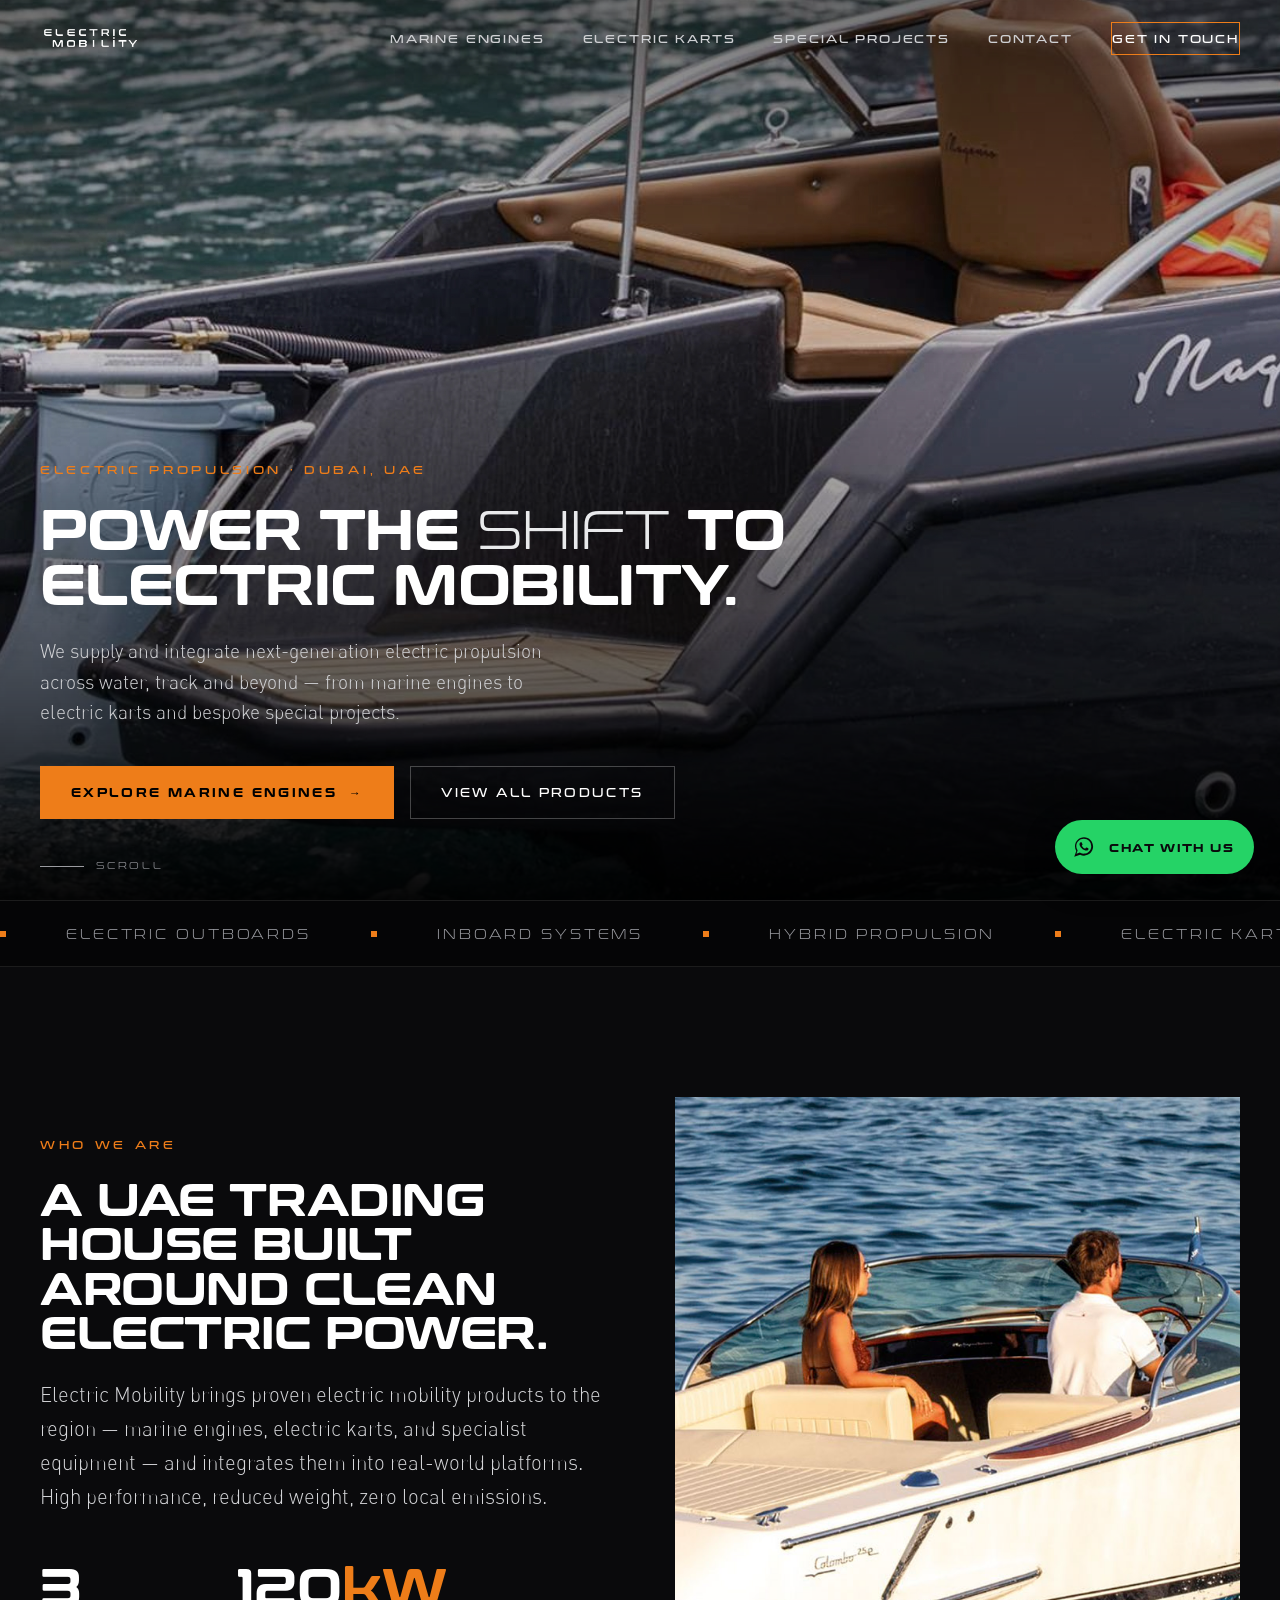
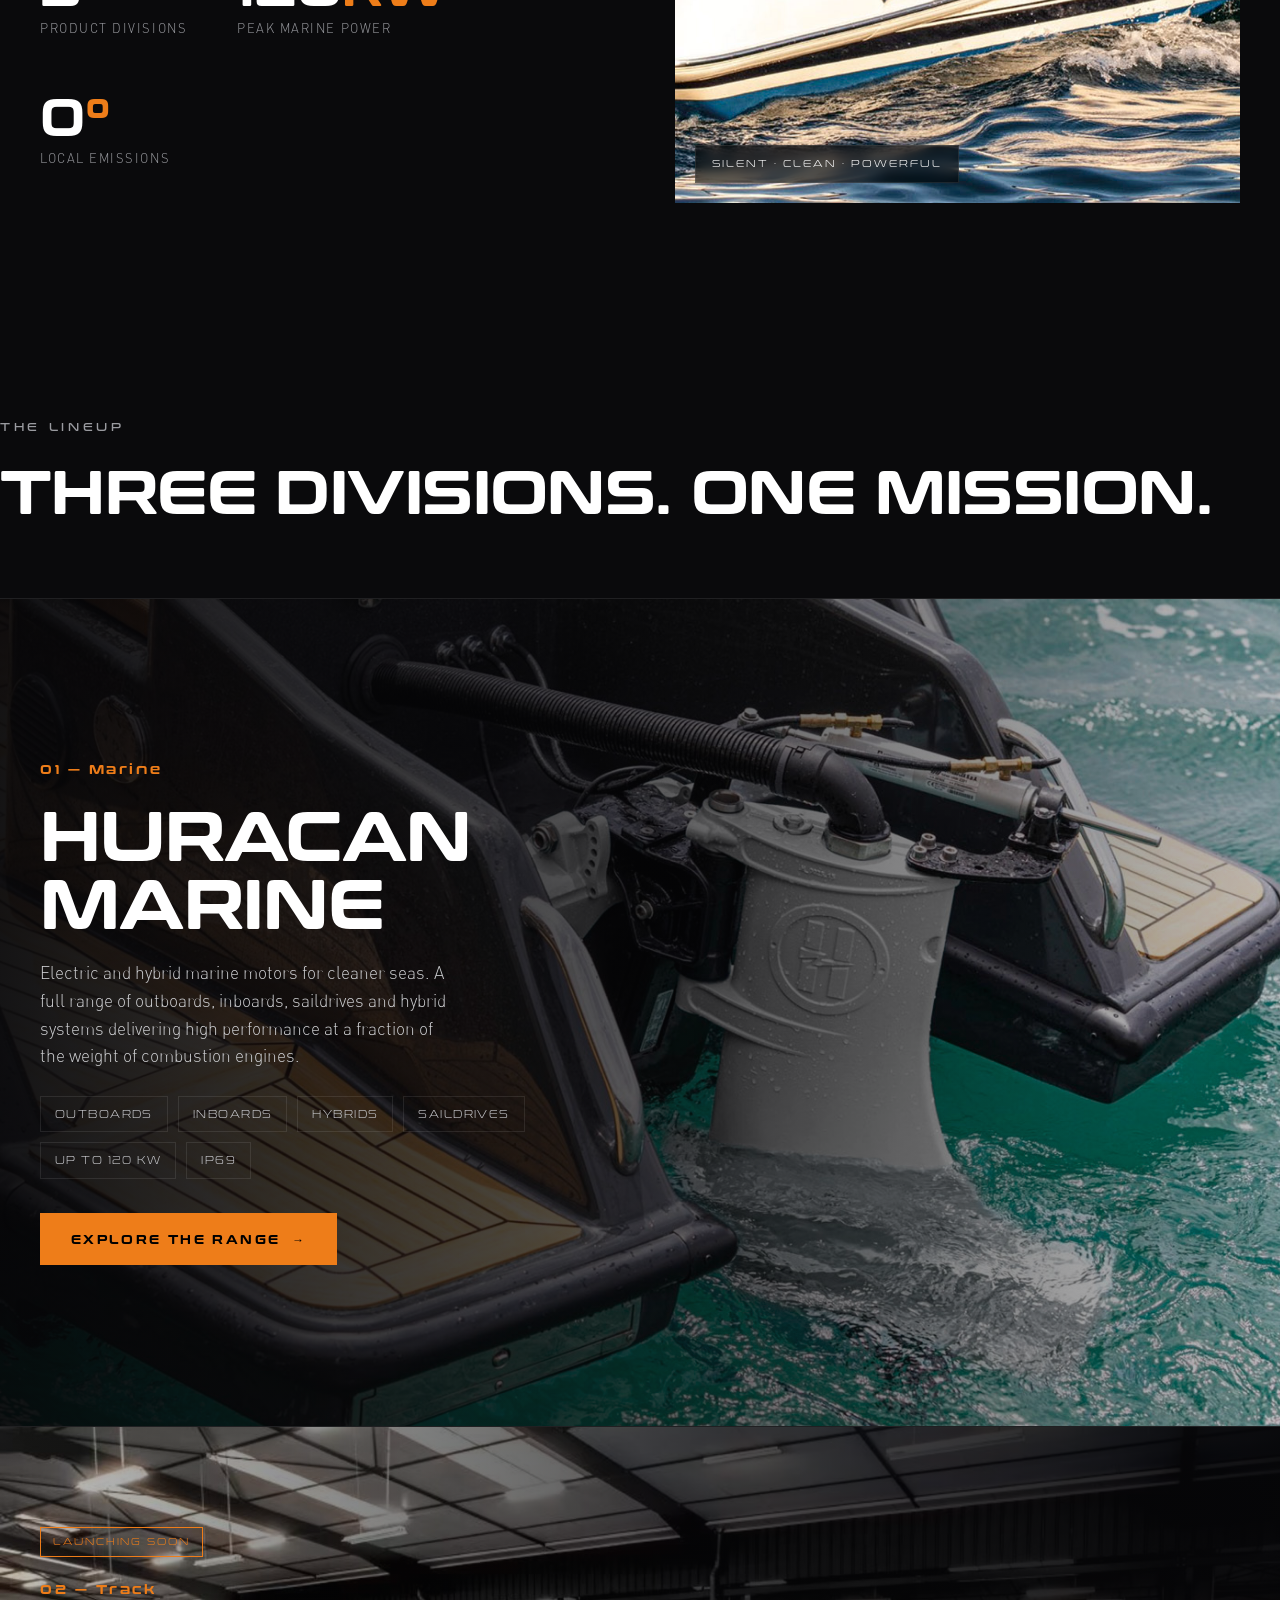
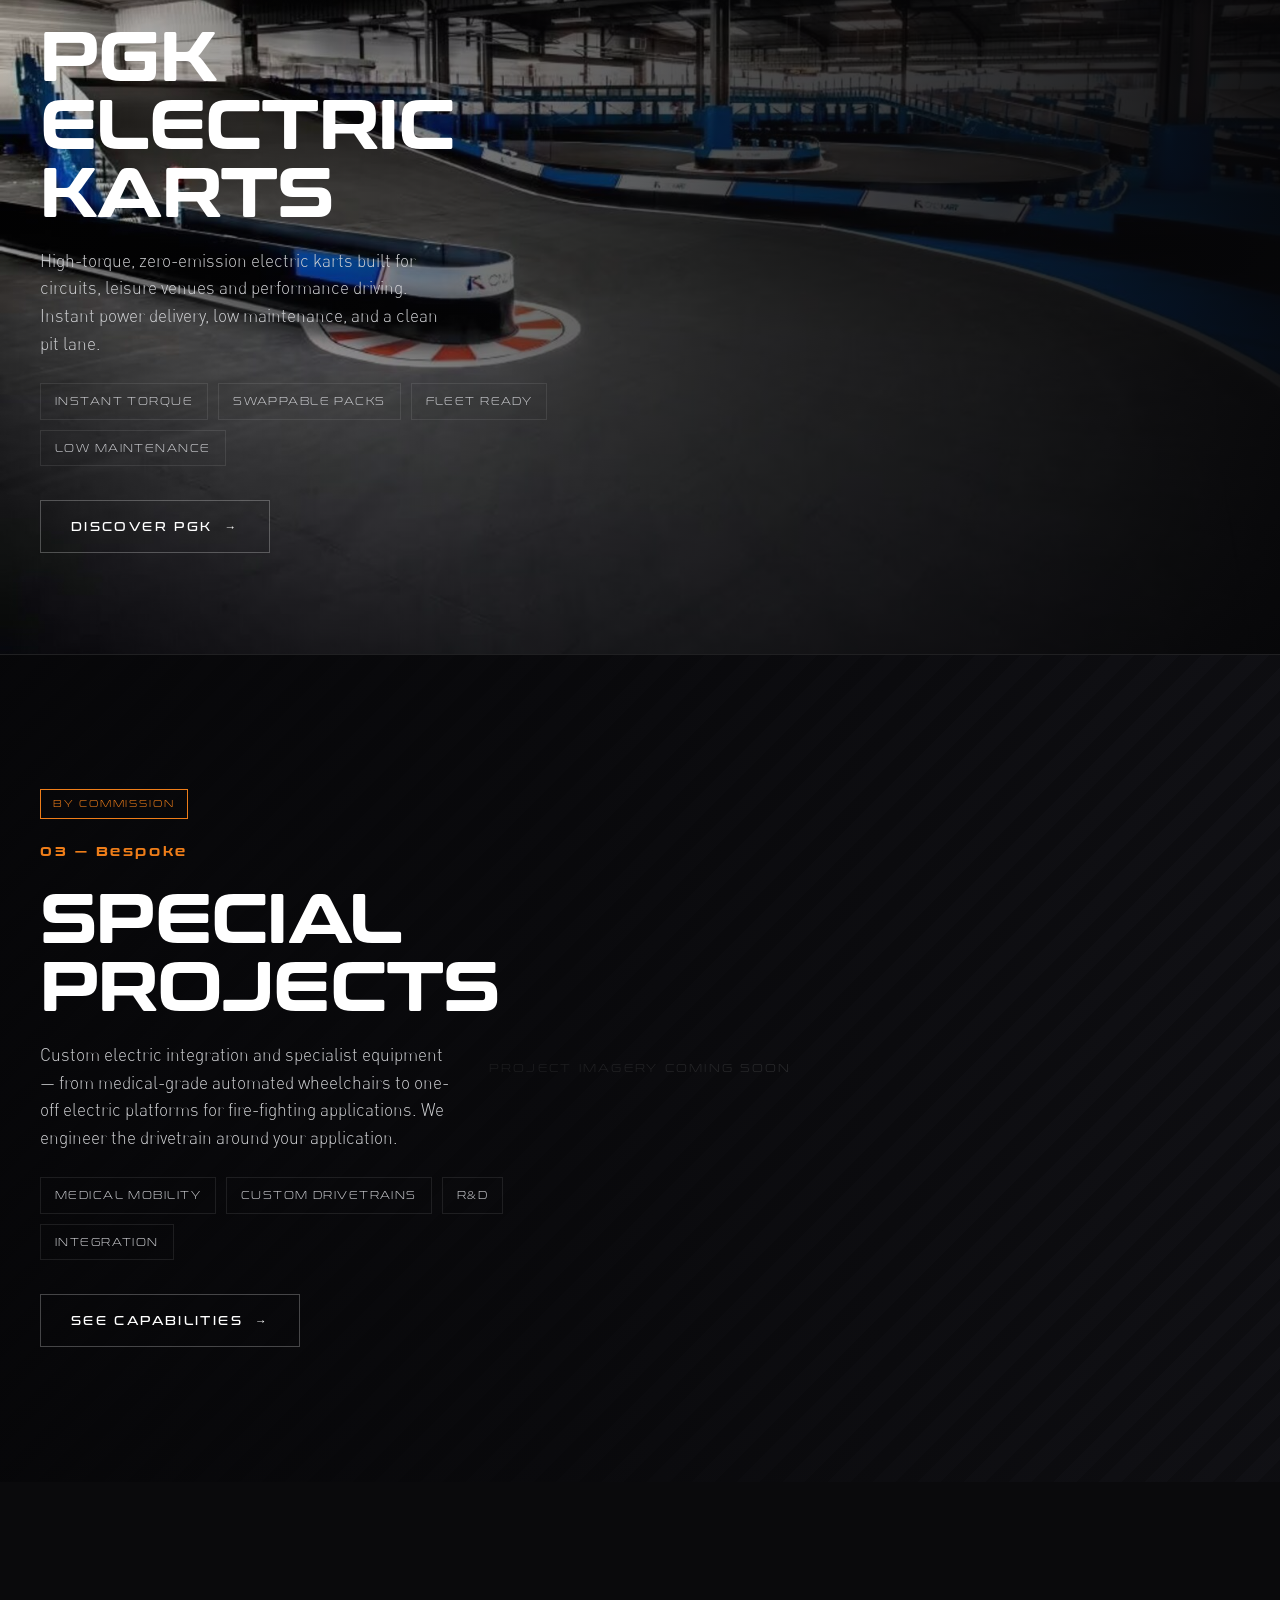
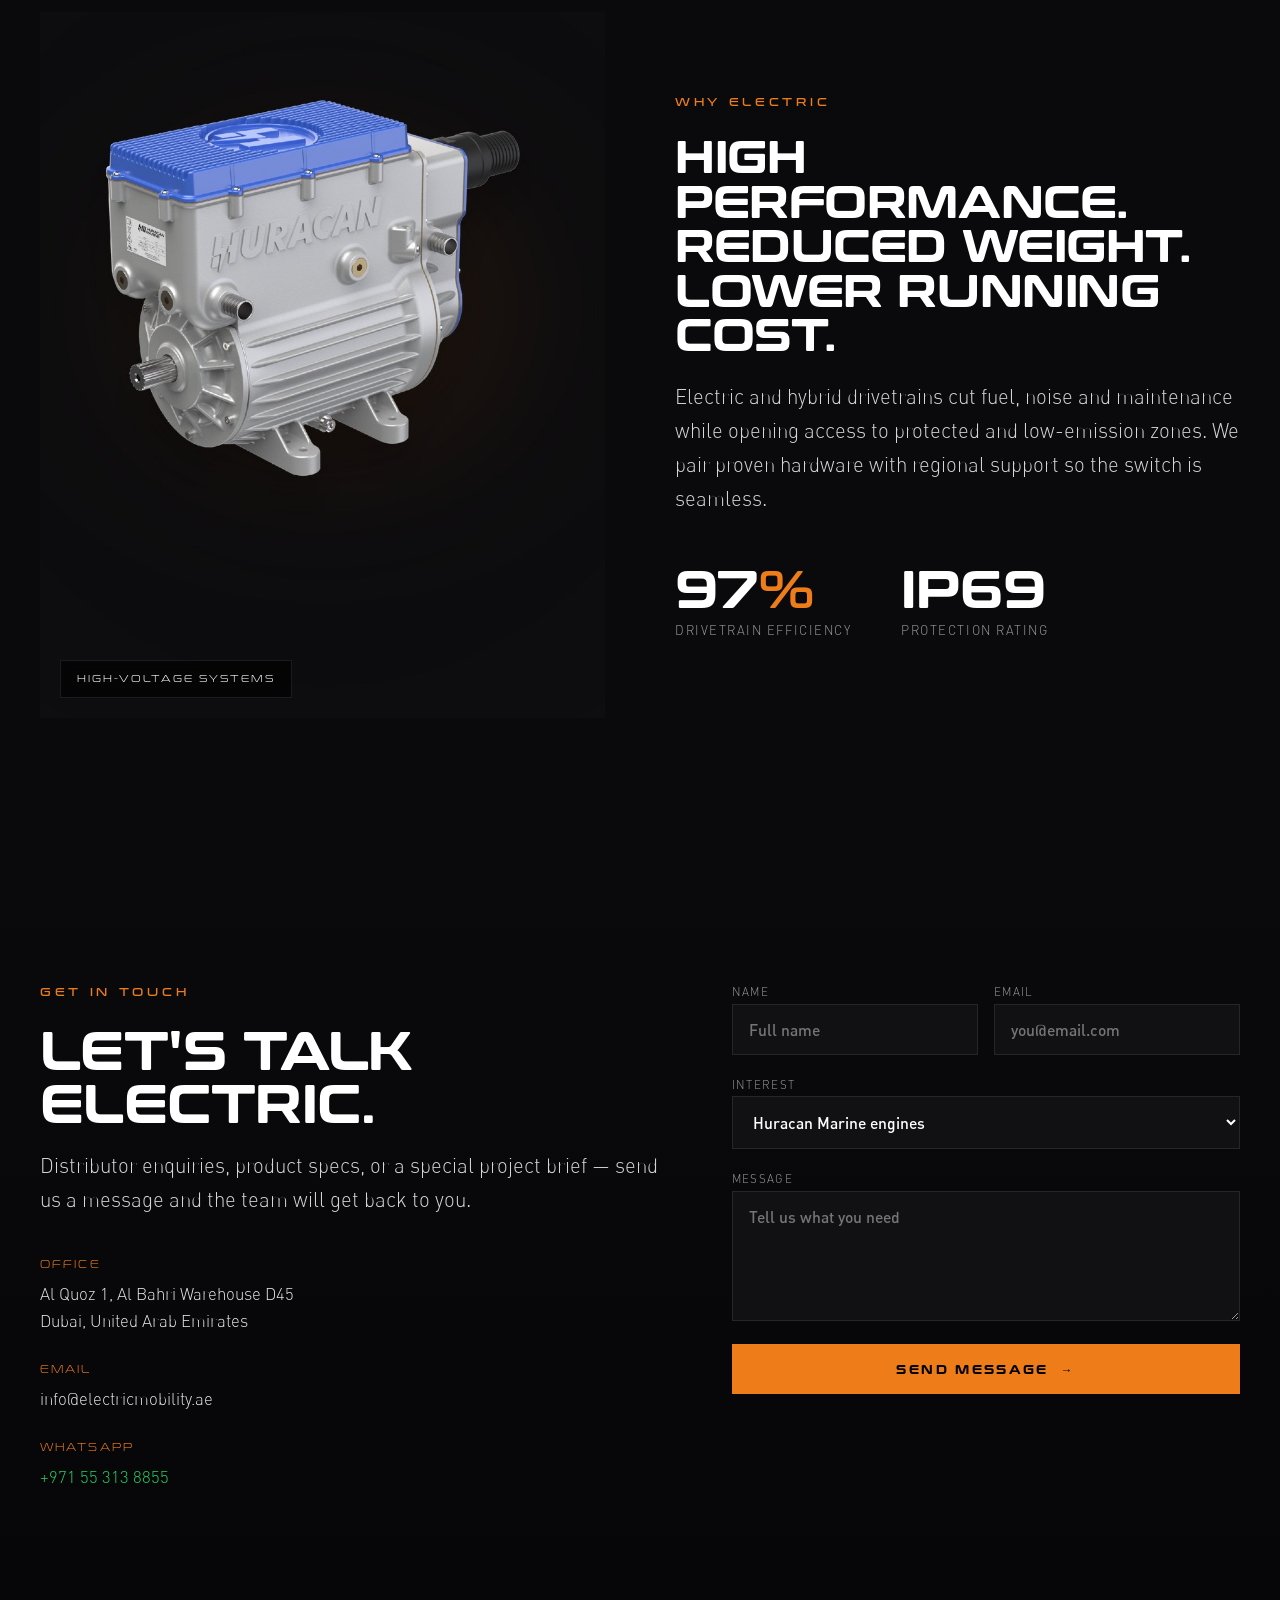
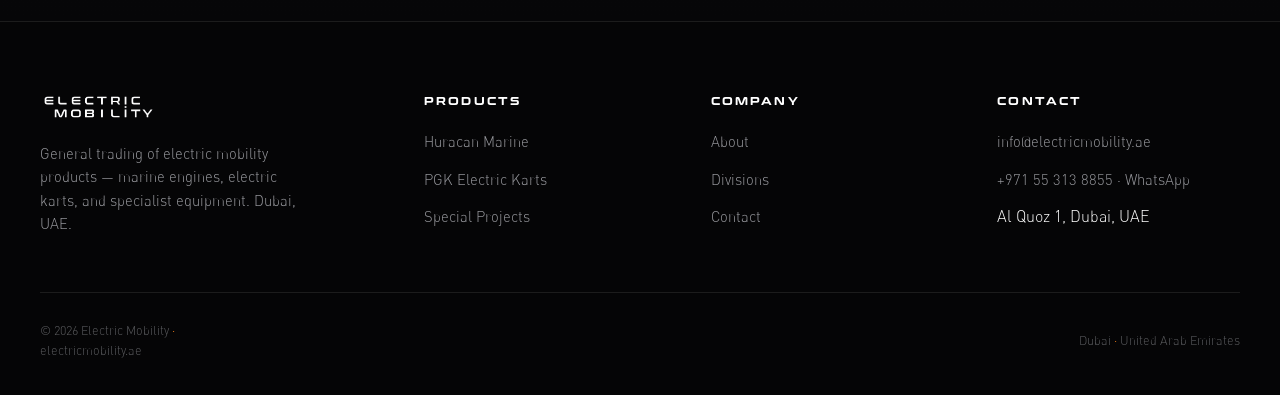
<file: index.html>
<!DOCTYPE html>
<html lang="en">
<head>
<meta charset="UTF-8">
<meta name="viewport" content="width=device-width, initial-scale=1.0">
<title>Electric Mobility | Electric Marine, Karts & Special Projects — Dubai, UAE</title>
<meta name="description" content="Electric Mobility trades next-generation electric propulsion: Huracan marine engines, PGK electric karts, and bespoke special projects. Based in Dubai, UAE.">
<link rel="stylesheet" href="css/style.css">
<noscript><style>.reveal{opacity:1;transform:none;}</style></noscript>
</head>
<body>

<!-- NAV -->
<nav class="nav">
  <div class="wrap">
    <a class="nav-logo" href="index.html"><img src="assets/img/logo/em-logo-white.png" alt="Electric Mobility"></a>
    <div class="nav-links">
      <a href="marine.html">Marine Engines</a>
      <a href="karts.html">Electric Karts</a>
      <a href="special-projects.html">Special Projects</a>
      <a href="#contact">Contact</a>
      <a href="#contact" class="nav-cta">Get in touch</a>
    </div>
    <button class="burger" aria-label="Menu"><span></span><span></span><span></span></button>
  </div>
</nav>
<div class="mobile-menu">
  <a href="marine.html"><span class="idx">01</span>Marine Engines</a>
  <a href="karts.html"><span class="idx">02</span>Electric Karts</a>
  <a href="special-projects.html"><span class="idx">03</span>Special Projects</a>
  <a href="#contact"><span class="idx">04</span>Contact</a>
</div>

<!-- HERO -->
<header class="hero">
  <div class="hero-bg"><img src="assets/img/hero/marine-hero.jpg" alt="Electric marine propulsion"></div>
  <div class="hero-inner">
    <div class="wrap">
      <span class="eyebrow">Electric propulsion · Dubai, UAE</span>
      <h1>Power the <span class="thin">shift</span> to electric mobility.</h1>
      <p class="sub">We supply and integrate next-generation electric propulsion across water, track and beyond — from marine engines to electric karts and bespoke special projects.</p>
      <div class="hero-actions">
        <a href="marine.html" class="btn orange">Explore marine engines <span class="arw">→</span></a>
        <a href="#products" class="btn">View all products</a>
      </div>
    </div>
  </div>
  <div class="scroll-hint"><span class="bar"></span> Scroll</div>
</header>

<!-- STRIP -->
<div class="strip">
  <div class="track">
    <span>Electric Outboards</span><span>Inboard Systems</span><span>Hybrid Propulsion</span><span>Electric Karts</span><span>Medical Mobility</span><span>Custom Integration</span>
    <span>Electric Outboards</span><span>Inboard Systems</span><span>Hybrid Propulsion</span><span>Electric Karts</span><span>Medical Mobility</span><span>Custom Integration</span>
  </div>
</div>

<!-- INTRO -->
<section class="pad" id="about">
  <div class="wrap">
    <div class="intro-grid">
      <div class="col-txt reveal">
        <span class="eyebrow">Who we are</span>
        <h2>A UAE trading house built around clean electric power.</h2>
        <p class="lead">Electric Mobility brings proven electric mobility products to the region — marine engines, electric karts, and specialist equipment — and integrates them into real-world platforms. High performance, reduced weight, zero local emissions.</p>
        <div class="stat-row">
          <div class="stat"><div class="n">3</div><div class="l">Product divisions</div></div>
          <div class="stat"><div class="n">120<span>kW</span></div><div class="l">Peak marine power</div></div>
          <div class="stat"><div class="n">0<span>°</span></div><div class="l">Local emissions</div></div>
        </div>
      </div>
      <div class="intro-img reveal d2">
        <img src="assets/img/hero/lifestyle-01.jpg" alt="Electric boat on the water">
        <div class="tag">Silent · Clean · Powerful</div>
      </div>
    </div>
  </div>
</section>

<!-- PRODUCTS -->
<section id="products">
  <div class="wrap pad-sm reveal">
    <span class="eyebrow muted">The lineup</span>
    <h2 class="section-title">Three divisions. One mission.</h2>
  </div>

  <!-- 01 MARINE -->
  <div class="cat left">
    <div class="cat-bg"><img src="assets/img/hero/marine-01.jpg" alt="Huracan marine engine"></div>
    <div class="wrap">
      <div class="cat-content reveal">
        <div class="cat-num">01 — Marine</div>
        <h2>Huracan Marine</h2>
        <p>Electric and hybrid marine motors for cleaner seas. A full range of outboards, inboards, saildrives and hybrid systems delivering high performance at a fraction of the weight of combustion engines.</p>
        <ul class="feat">
          <li>Outboards</li><li>Inboards</li><li>Hybrids</li><li>Saildrives</li><li>Up to 120 kW</li><li>IP69</li>
        </ul>
        <a href="marine.html" class="btn orange">Explore the range <span class="arw">→</span></a>
      </div>
    </div>
  </div>

  <!-- 02 KARTS -->
  <div class="cat right">
    <div class="cat-bg"><img src="assets/img/karts/karts-wide.jpg" alt="PGK electric karting circuit"></div>
    <div class="wrap">
      <div class="cat-content reveal">
        <span class="badge-soon">Launching soon</span>
        <div class="cat-num">02 — Track</div>
        <h2>PGK Electric Karts</h2>
        <p>High-torque, zero-emission electric karts built for circuits, leisure venues and performance driving. Instant power delivery, low maintenance, and a clean pit lane.</p>
        <ul class="feat">
          <li>Instant torque</li><li>Swappable packs</li><li>Fleet ready</li><li>Low maintenance</li>
        </ul>
        <a href="karts.html" class="btn ghost">Discover PGK <span class="arw">→</span></a>
      </div>
    </div>
  </div>

  <!-- 03 SPECIAL PROJECTS -->
  <div class="cat left" style="background:radial-gradient(120% 120% at 20% 20%,#1a1a20 0%,#0a0a0c 60%);">
    <div class="cat-bg" style="background:linear-gradient(135deg,#141419,#0a0a0c);">
      <div class="ph" style="width:100%;height:100%;border:0;background:repeating-linear-gradient(-45deg,#101014,#101014 16px,#141419 16px,#141419 32px);">Project imagery coming soon</div>
    </div>
    <div class="wrap">
      <div class="cat-content reveal">
        <span class="badge-soon">By commission</span>
        <div class="cat-num">03 — Bespoke</div>
        <h2>Special Projects</h2>
        <p>Custom electric integration and specialist equipment — from medical-grade automated wheelchairs to one-off electric platforms for fire-fighting applications. We engineer the drivetrain around your application.</p>
        <ul class="feat">
          <li>Medical mobility</li><li>Custom drivetrains</li><li>R&amp;D</li><li>Integration</li>
        </ul>
        <a href="special-projects.html" class="btn ghost">See capabilities <span class="arw">→</span></a>
      </div>
    </div>
  </div>
</section>

<!-- WHY / TECH -->
<section class="pad">
  <div class="wrap">
    <div class="intro-grid">
      <div class="intro-img reveal">
        <img src="assets/img/hero/tech-engine.jpg" alt="Huracan electric marine motor">
        <div class="tag">High-voltage systems</div>
      </div>
      <div class="col-txt reveal d2">
        <span class="eyebrow">Why electric</span>
        <h2>High performance. Reduced weight. Lower running cost.</h2>
        <p class="lead">Electric and hybrid drivetrains cut fuel, noise and maintenance while opening access to protected and low-emission zones. We pair proven hardware with regional support so the switch is seamless.</p>
        <div class="stat-row">
          <div class="stat"><div class="n">97<span>%</span></div><div class="l">Drivetrain efficiency</div></div>
          <div class="stat"><div class="n">IP69</div><div class="l">Protection rating</div></div>
        </div>
      </div>
    </div>
  </div>
</section>

<!-- CONTACT -->
<section class="pad contact" id="contact">
  <div class="wrap">
    <div class="contact-grid">
      <div class="reveal">
        <span class="eyebrow">Get in touch</span>
        <h2>Let's talk electric.</h2>
        <p class="lead">Distributor enquiries, product specs, or a special project brief — send us a message and the team will get back to you.</p>
        <div class="contact-info">
          <div class="ci"><div class="k">Office</div><div class="v">Al Quoz 1, Al Bahri Warehouse D45<br>Dubai, United Arab Emirates</div></div>
          <div class="ci"><div class="k">Email</div><div class="v">info@electricmobility.ae</div></div>
          <div class="ci"><div class="k">WhatsApp</div><div class="v"><a href="https://wa.me/971553138855" target="_blank" rel="noopener" style="color:#25D366;">+971 55 313 8855</a></div></div>
        </div>
      </div>
      <div class="reveal d2">
        <form class="form">
          <div class="row2">
            <div><label>Name</label><input type="text" required placeholder="Full name"></div>
            <div><label>Email</label><input type="email" required placeholder="you@email.com"></div>
          </div>
          <div><label>Interest</label>
            <select>
              <option>Huracan Marine engines</option>
              <option>PGK Electric karts</option>
              <option>Special projects</option>
              <option>Distributor enquiry</option>
            </select>
          </div>
          <div><label>Message</label><textarea placeholder="Tell us what you need"></textarea></div>
          <button type="submit" class="btn orange" style="justify-content:center;">Send message <span class="arw">→</span></button>
        </form>
      </div>
    </div>
  </div>
</section>

<!-- FOOTER -->
<footer class="footer">
  <div class="wrap">
    <div class="footer-grid">
      <div>
        <div class="footer-logo"><img src="assets/img/logo/em-logo-white.png" alt="Electric Mobility"></div>
        <p>General trading of electric mobility products — marine engines, electric karts, and specialist equipment. Dubai, UAE.</p>
      </div>
      <div>
        <h5>Products</h5>
        <ul>
          <li><a href="marine.html">Huracan Marine</a></li>
          <li><a href="karts.html">PGK Electric Karts</a></li>
          <li><a href="special-projects.html">Special Projects</a></li>
        </ul>
      </div>
      <div>
        <h5>Company</h5>
        <ul>
          <li><a href="#about">About</a></li>
          <li><a href="#products">Divisions</a></li>
          <li><a href="#contact">Contact</a></li>
        </ul>
      </div>
      <div>
        <h5>Contact</h5>
        <ul>
          <li><a href="mailto:info@electricmobility.ae">info@electricmobility.ae</a></li>
          <li><a href="https://wa.me/971553138855" target="_blank" rel="noopener">+971 55 313 8855 · WhatsApp</a></li>
          <li>Al Quoz 1, Dubai, UAE</li>
        </ul>
      </div>
    </div>
    <div class="footer-bottom">
      <p>© <span class="year">2026</span> Electric Mobility <span class="dot">·</span> electricmobility.ae</p>
      <p>Dubai <span class="dot">·</span> United Arab Emirates</p>
    </div>
  </div>
</footer>

<script src="js/main.js"></script>
<!-- WhatsApp floating chat button -->
<a class="wa-float" href="https://wa.me/971553138855?text=Hi%20Electric%20Mobility%2C%20I%27d%20like%20to%20know%20more." target="_blank" rel="noopener" aria-label="Chat on WhatsApp">
  <svg viewBox="0 0 32 32" fill="currentColor" xmlns="http://www.w3.org/2000/svg"><path d="M16.04 4C9.9 4 4.9 9 4.9 15.14c0 2.05.56 4.05 1.62 5.8L4 28l7.24-2.46a11.1 11.1 0 0 0 4.8 1.1h.01c6.14 0 11.14-5 11.14-11.14C27.19 9 22.18 4 16.04 4Zm0 20.4h-.01a9.2 9.2 0 0 1-4.68-1.28l-.34-.2-4.3 1.46 1.43-4.19-.22-.35a9.16 9.16 0 0 1-1.4-4.9c0-5.07 4.13-9.2 9.2-9.2 2.46 0 4.77.96 6.5 2.7a9.13 9.13 0 0 1 2.7 6.5c0 5.08-4.13 9.2-9.2 9.2Zm5.05-6.89c-.28-.14-1.64-.81-1.9-.9-.25-.1-.44-.14-.62.14-.18.28-.71.9-.87 1.08-.16.18-.32.2-.6.07-.28-.14-1.17-.43-2.23-1.38-.82-.73-1.38-1.64-1.54-1.92-.16-.28-.02-.43.12-.57.13-.13.28-.32.42-.49.14-.16.18-.28.28-.46.09-.18.05-.35-.02-.49-.07-.14-.62-1.5-.85-2.06-.22-.53-.45-.46-.62-.47l-.53-.01c-.18 0-.48.07-.73.35-.25.28-.96.94-.96 2.3 0 1.36.98 2.67 1.12 2.85.14.18 1.93 2.95 4.68 4.13.65.28 1.16.45 1.56.58.66.21 1.25.18 1.72.11.53-.08 1.64-.67 1.87-1.32.23-.65.23-1.2.16-1.32-.07-.12-.25-.19-.53-.33Z"/></svg>
  <span class="wa-txt">Chat with us</span>
</a>
</body>
</html>
</file>
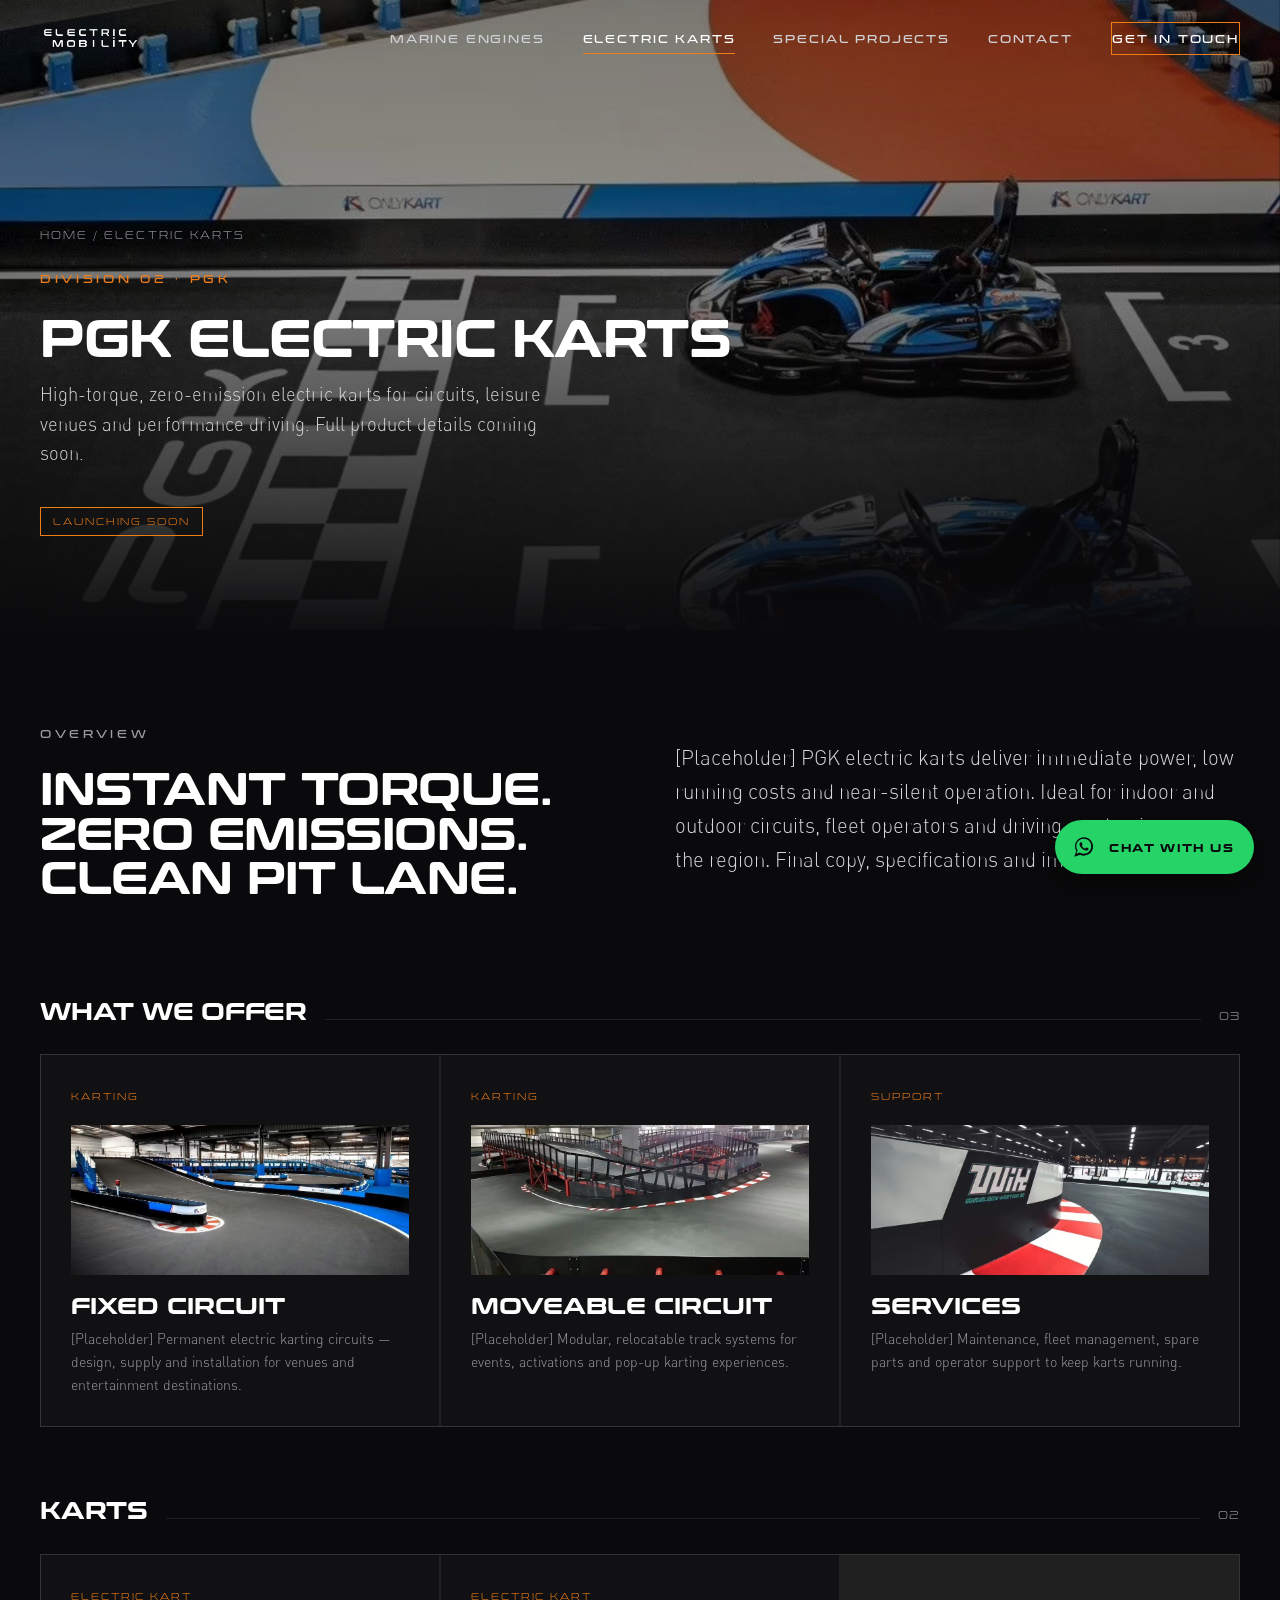
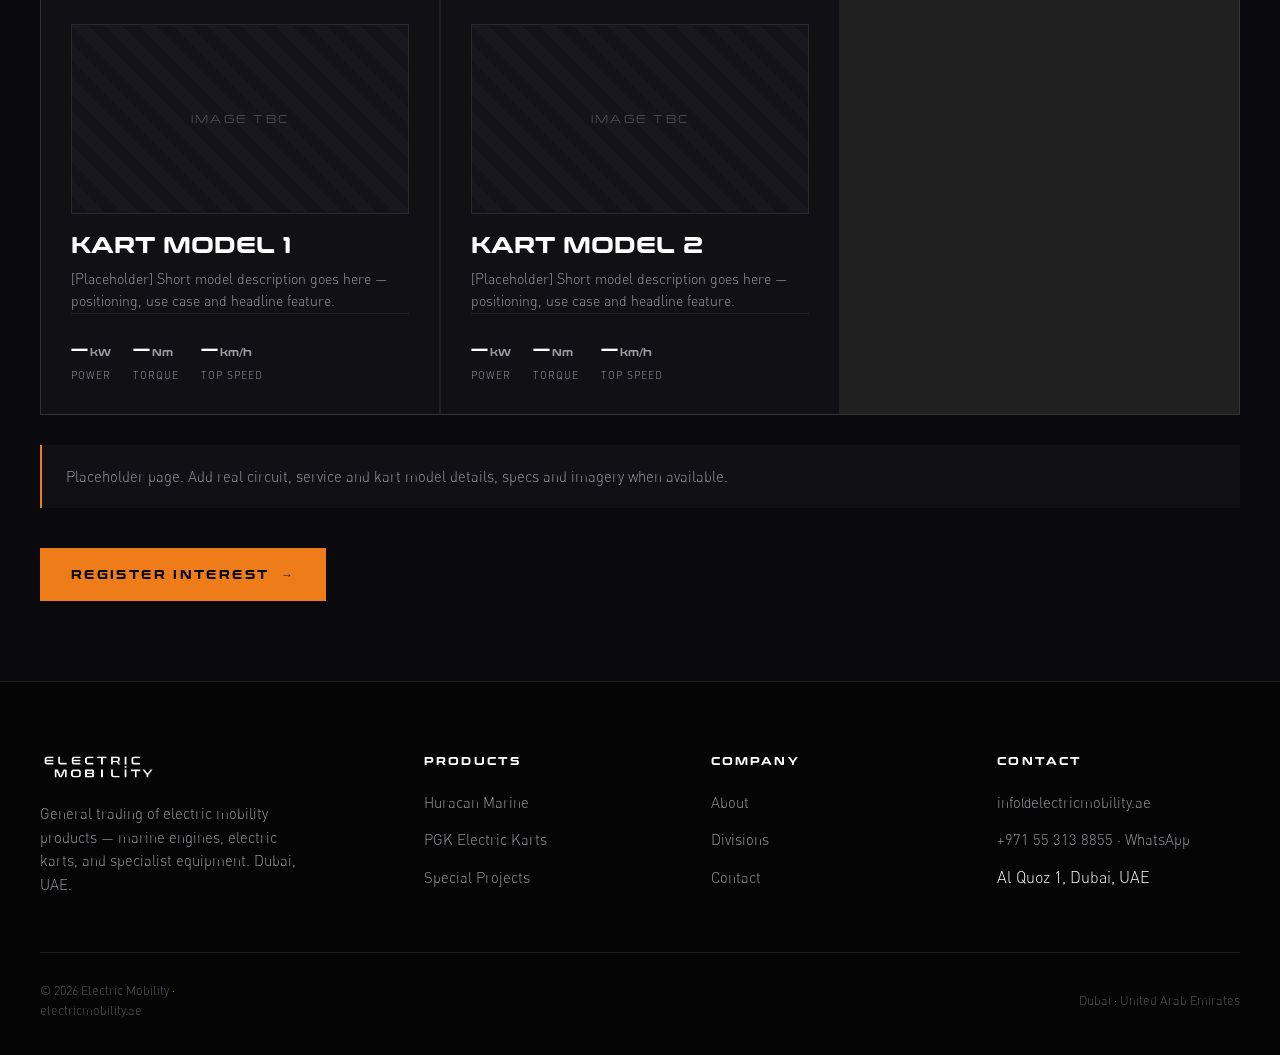
<file: karts.html>
<!DOCTYPE html>
<html lang="en">
<head>
<meta charset="UTF-8">
<meta name="viewport" content="width=device-width, initial-scale=1.0">
<title>PGK Electric Karts | Electric Mobility — Dubai, UAE</title>
<meta name="description" content="PGK electric karts — high-torque, zero-emission karting for circuits, venues and performance driving. Distributed by Electric Mobility, Dubai UAE.">
<link rel="stylesheet" href="css/style.css">
<noscript><style>.reveal{opacity:1;transform:none;}</style></noscript>
</head>
<body>

<!-- NAV -->
<nav class="nav">
  <div class="wrap">
    <a class="nav-logo" href="index.html"><img src="assets/img/logo/em-logo-white.png" alt="Electric Mobility"></a>
    <div class="nav-links">
      <a href="marine.html">Marine Engines</a>
      <a href="karts.html" class="active">Electric Karts</a>
      <a href="special-projects.html">Special Projects</a>
      <a href="index.html#contact">Contact</a>
      <a href="index.html#contact" class="nav-cta">Get in touch</a>
    </div>
    <button class="burger" aria-label="Menu"><span></span><span></span><span></span></button>
  </div>
</nav>
<div class="mobile-menu">
  <a href="marine.html"><span class="idx">01</span>Marine Engines</a>
  <a href="karts.html"><span class="idx">02</span>Electric Karts</a>
  <a href="special-projects.html"><span class="idx">03</span>Special Projects</a>
  <a href="index.html#contact"><span class="idx">04</span>Contact</a>
</div>

<!-- PAGE HERO (placeholder background) -->
<header class="hero page-hero">
  <div class="hero-bg"><img src="assets/img/karts/karts-hero.jpg" alt="PGK electric kart circuit"></div>
  <div class="hero-inner">
    <div class="wrap">
      <div class="breadcrumb"><a href="index.html">Home</a> / Electric Karts</div>
      <span class="eyebrow">Division 02 · PGK</span>
      <h1>PGK Electric Karts</h1>
      <p class="sub">High-torque, zero-emission electric karts for circuits, leisure venues and performance driving. Full product details coming soon.</p>
      <div style="margin-top:30px;"><span class="badge-soon">Launching soon</span></div>
    </div>
  </div>
</header>

<!-- INTRO -->
<section class="pad-sm" style="padding-top:90px;">
  <div class="wrap">
    <div class="intro-grid">
      <div class="reveal">
        <span class="eyebrow muted">Overview</span>
        <h2 class="section-title" style="font-size:clamp(1.8rem,3.4vw,2.8rem);">Instant torque. Zero emissions. Clean pit lane.</h2>
      </div>
      <div class="reveal d2">
        <p class="lead">[Placeholder] PGK electric karts deliver immediate power, low running costs and near-silent operation. Ideal for indoor and outdoor circuits, fleet operators and driving academies across the region. Final copy, specifications and imagery to be added.</p>
      </div>
    </div>
  </div>
</section>

<!-- OFFERINGS -->
<section class="pad-sm" style="padding-top:20px;">
  <div class="wrap">
    <div class="group-head reveal"><h3>What we offer</h3><span class="line"></span><span class="cnt">03</span></div>
    <div class="prod-grid">
      <div class="card reveal" style="min-height:340px;">
        <div class="card-cat">Karting</div>
        <div class="card-img" style="height:150px;"><img src="assets/img/karts/fixed-circuit.jpg" alt="Fixed electric karting circuit" style="width:100%;height:150px;object-fit:cover;filter:none;"></div>
        <h3>Fixed Circuit</h3>
        <p class="muted" style="font-size:.88rem;">[Placeholder] Permanent electric karting circuits — design, supply and installation for venues and entertainment destinations.</p>
      </div>
      <div class="card reveal d1" style="min-height:340px;">
        <div class="card-cat">Karting</div>
        <div class="card-img" style="height:150px;"><img src="assets/img/karts/moveable-circuit.jpg" alt="Modular relocatable karting circuit" style="width:100%;height:150px;object-fit:cover;filter:none;"></div>
        <h3>Moveable Circuit</h3>
        <p class="muted" style="font-size:.88rem;">[Placeholder] Modular, relocatable track systems for events, activations and pop-up karting experiences.</p>
      </div>
      <div class="card reveal d2" style="min-height:340px;">
        <div class="card-cat">Support</div>
        <div class="card-img" style="height:150px;"><img src="assets/img/karts/services.jpg" alt="Karting circuit branding and safety kerbs" style="width:100%;height:150px;object-fit:cover;filter:none;"></div>
        <h3>Services</h3>
        <p class="muted" style="font-size:.88rem;">[Placeholder] Maintenance, fleet management, spare parts and operator support to keep karts running.</p>
      </div>
    </div>

    <div class="group-head reveal"><h3>Karts</h3><span class="line"></span><span class="cnt">02</span></div>
    <div class="prod-grid">
      <div class="card reveal">
        <div class="card-cat">Electric Kart</div>
        <div class="card-img"><div class="ph" style="width:100%;height:190px;min-height:0;">Image TBC</div></div>
        <h3>Kart Model 1</h3>
        <p class="muted" style="font-size:.88rem;">[Placeholder] Short model description goes here — positioning, use case and headline feature.</p>
        <div class="spec">
          <div class="s"><div class="v">—<small>kW</small></div><div class="k">Power</div></div>
          <div class="s"><div class="v">—<small>Nm</small></div><div class="k">Torque</div></div>
          <div class="s"><div class="v">—<small>km/h</small></div><div class="k">Top speed</div></div>
        </div>
      </div>
      <div class="card reveal d1">
        <div class="card-cat">Electric Kart</div>
        <div class="card-img"><div class="ph" style="width:100%;height:190px;min-height:0;">Image TBC</div></div>
        <h3>Kart Model 2</h3>
        <p class="muted" style="font-size:.88rem;">[Placeholder] Short model description goes here — positioning, use case and headline feature.</p>
        <div class="spec">
          <div class="s"><div class="v">—<small>kW</small></div><div class="k">Power</div></div>
          <div class="s"><div class="v">—<small>Nm</small></div><div class="k">Torque</div></div>
          <div class="s"><div class="v">—<small>km/h</small></div><div class="k">Top speed</div></div>
        </div>
      </div>
    </div>
    <div class="note reveal">Placeholder page. Add real circuit, service and kart model details, specs and imagery when available.</div>
    <div style="margin-top:40px;" class="reveal"><a href="index.html#contact" class="btn orange">Register interest <span class="arw">→</span></a></div>
  </div>
</section>

<!-- FOOTER -->
<footer class="footer">
  <div class="wrap">
    <div class="footer-grid">
      <div>
        <div class="footer-logo"><img src="assets/img/logo/em-logo-white.png" alt="Electric Mobility"></div>
        <p>General trading of electric mobility products — marine engines, electric karts, and specialist equipment. Dubai, UAE.</p>
      </div>
      <div>
        <h5>Products</h5>
        <ul>
          <li><a href="marine.html">Huracan Marine</a></li>
          <li><a href="karts.html">PGK Electric Karts</a></li>
          <li><a href="special-projects.html">Special Projects</a></li>
        </ul>
      </div>
      <div>
        <h5>Company</h5>
        <ul>
          <li><a href="index.html#about">About</a></li>
          <li><a href="index.html#products">Divisions</a></li>
          <li><a href="index.html#contact">Contact</a></li>
        </ul>
      </div>
      <div>
        <h5>Contact</h5>
        <ul>
          <li><a href="mailto:info@electricmobility.ae">info@electricmobility.ae</a></li>
          <li><a href="https://wa.me/971553138855" target="_blank" rel="noopener">+971 55 313 8855 · WhatsApp</a></li>
          <li>Al Quoz 1, Dubai, UAE</li>
        </ul>
      </div>
    </div>
    <div class="footer-bottom">
      <p>© <span class="year">2026</span> Electric Mobility <span class="dot">·</span> electricmobility.ae</p>
      <p>Dubai <span class="dot">·</span> United Arab Emirates</p>
    </div>
  </div>
</footer>

<script src="js/main.js"></script>
<!-- WhatsApp floating chat button -->
<a class="wa-float" href="https://wa.me/971553138855?text=Hi%20Electric%20Mobility%2C%20I%27d%20like%20to%20know%20more." target="_blank" rel="noopener" aria-label="Chat on WhatsApp">
  <svg viewBox="0 0 32 32" fill="currentColor" xmlns="http://www.w3.org/2000/svg"><path d="M16.04 4C9.9 4 4.9 9 4.9 15.14c0 2.05.56 4.05 1.62 5.8L4 28l7.24-2.46a11.1 11.1 0 0 0 4.8 1.1h.01c6.14 0 11.14-5 11.14-11.14C27.19 9 22.18 4 16.04 4Zm0 20.4h-.01a9.2 9.2 0 0 1-4.68-1.28l-.34-.2-4.3 1.46 1.43-4.19-.22-.35a9.16 9.16 0 0 1-1.4-4.9c0-5.07 4.13-9.2 9.2-9.2 2.46 0 4.77.96 6.5 2.7a9.13 9.13 0 0 1 2.7 6.5c0 5.08-4.13 9.2-9.2 9.2Zm5.05-6.89c-.28-.14-1.64-.81-1.9-.9-.25-.1-.44-.14-.62.14-.18.28-.71.9-.87 1.08-.16.18-.32.2-.6.07-.28-.14-1.17-.43-2.23-1.38-.82-.73-1.38-1.64-1.54-1.92-.16-.28-.02-.43.12-.57.13-.13.28-.32.42-.49.14-.16.18-.28.28-.46.09-.18.05-.35-.02-.49-.07-.14-.62-1.5-.85-2.06-.22-.53-.45-.46-.62-.47l-.53-.01c-.18 0-.48.07-.73.35-.25.28-.96.94-.96 2.3 0 1.36.98 2.67 1.12 2.85.14.18 1.93 2.95 4.68 4.13.65.28 1.16.45 1.56.58.66.21 1.25.18 1.72.11.53-.08 1.64-.67 1.87-1.32.23-.65.23-1.2.16-1.32-.07-.12-.25-.19-.53-.33Z"/></svg>
  <span class="wa-txt">Chat with us</span>
</a>
</body>
</html>
</file>
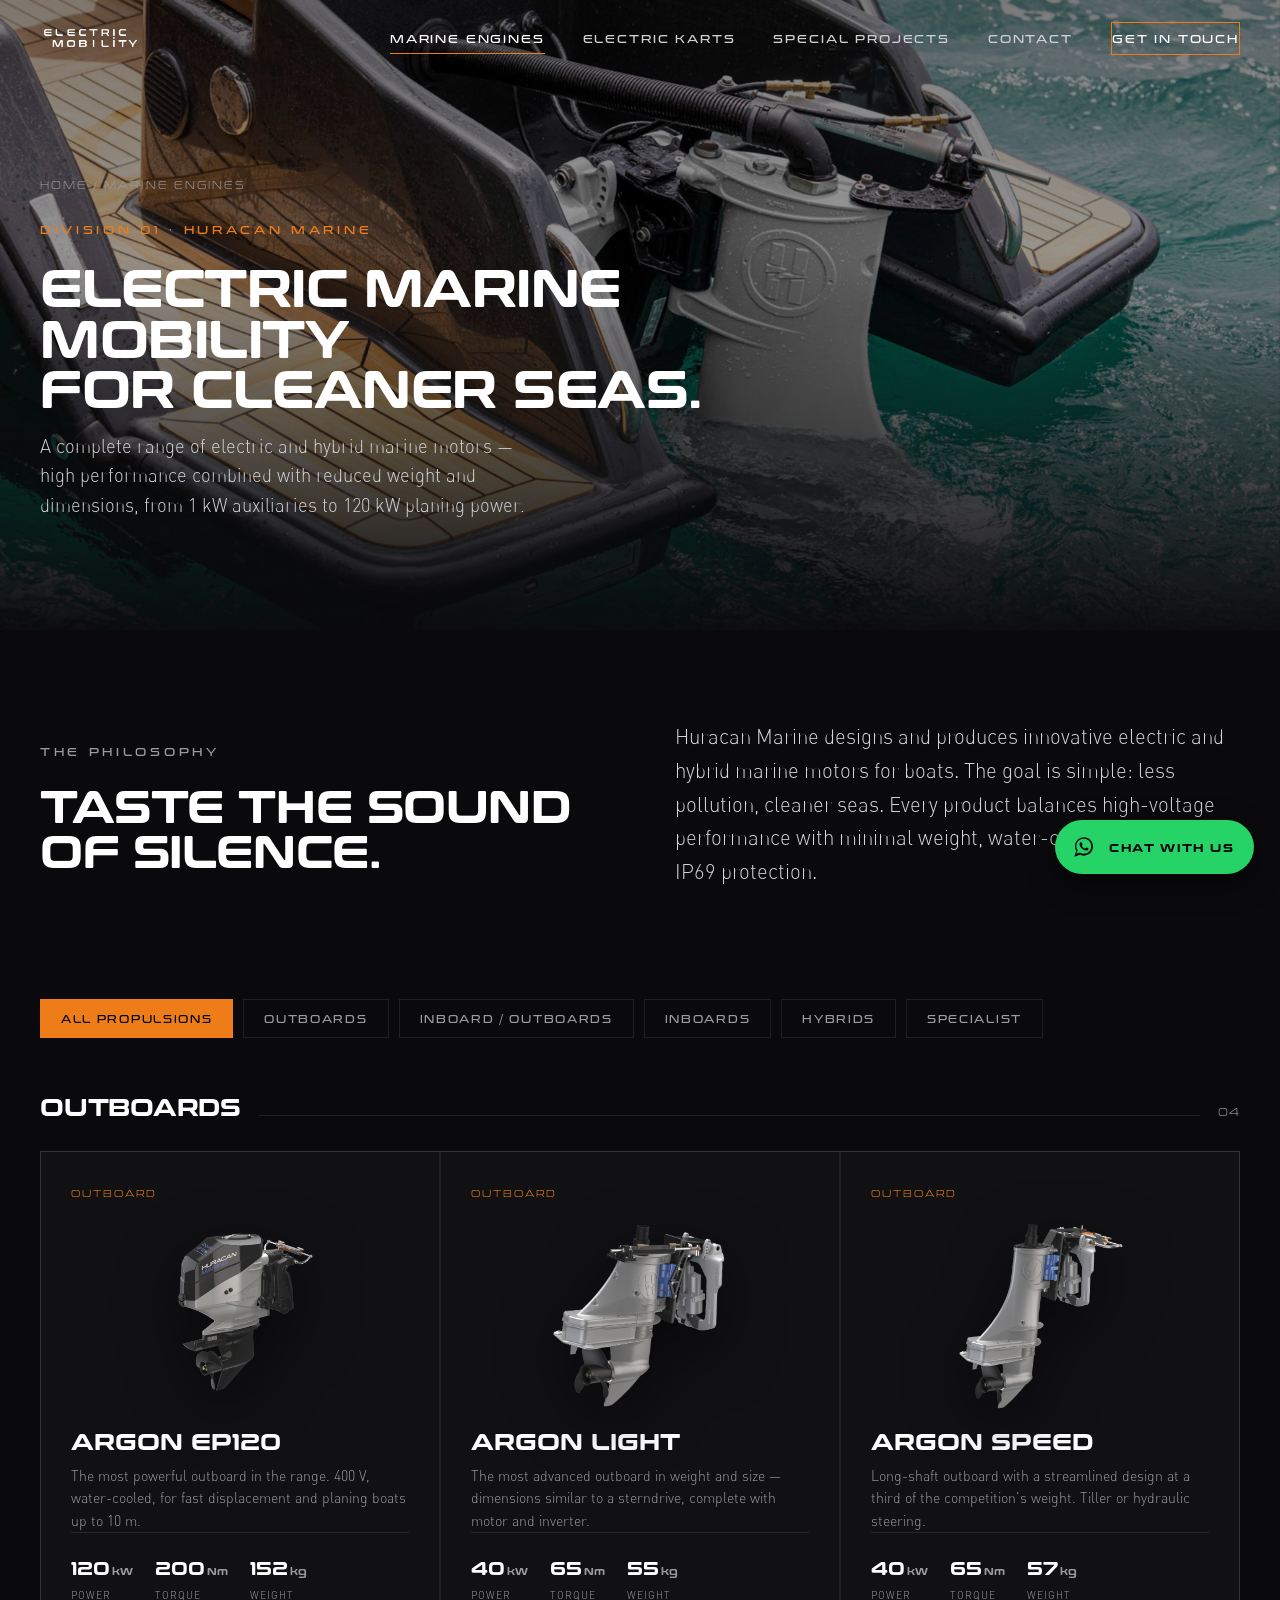
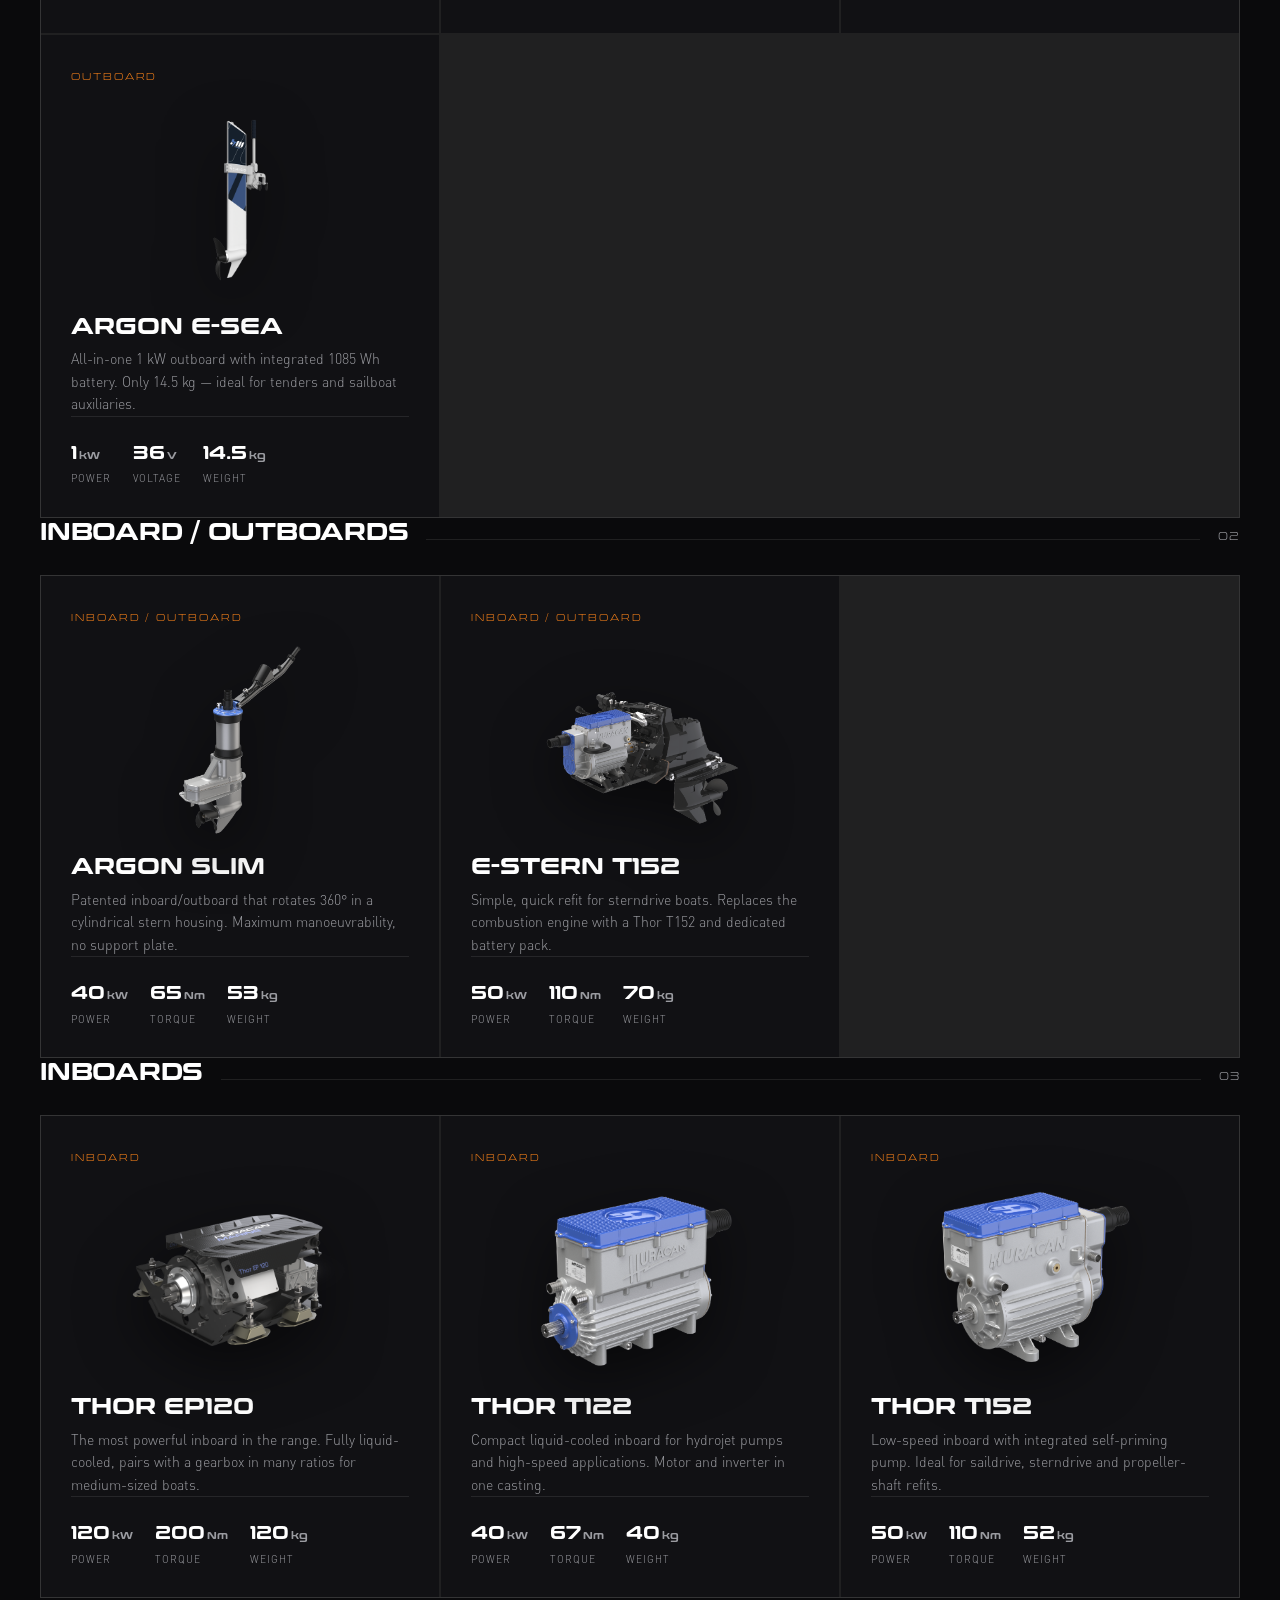
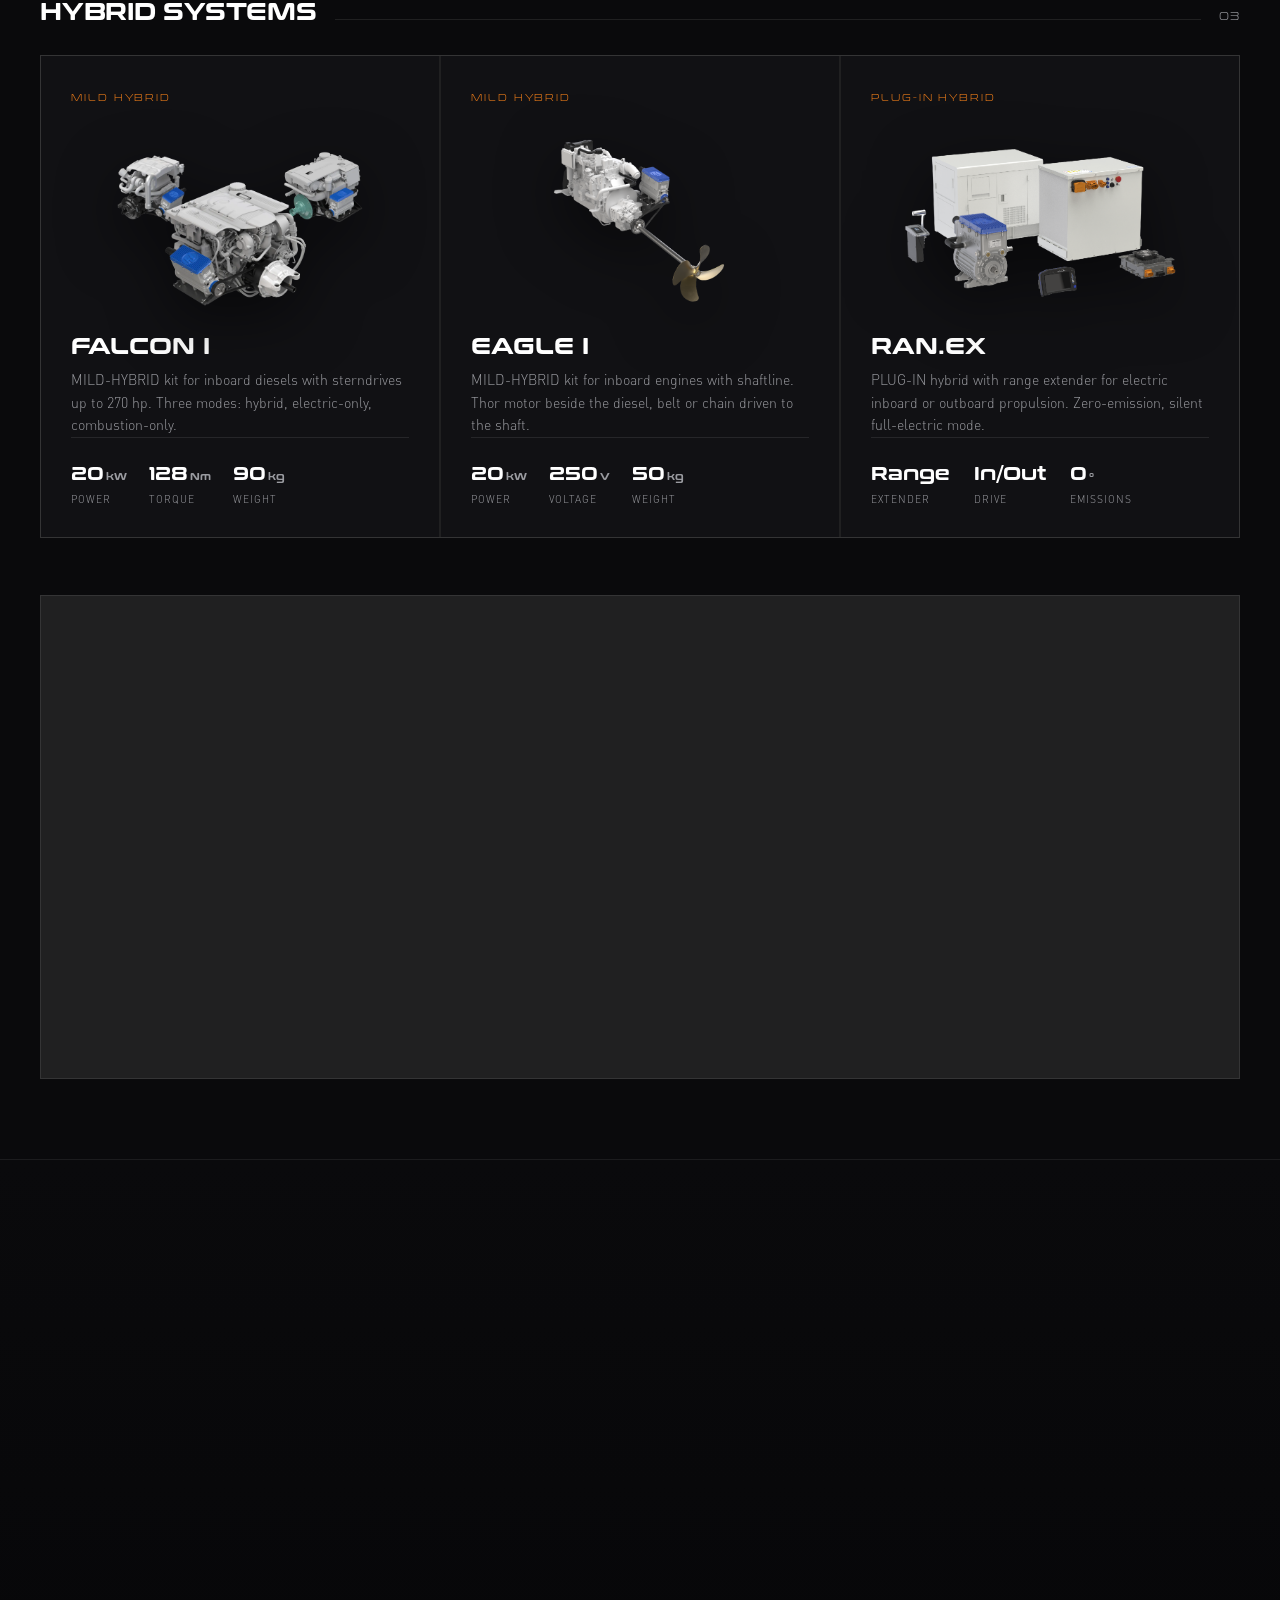
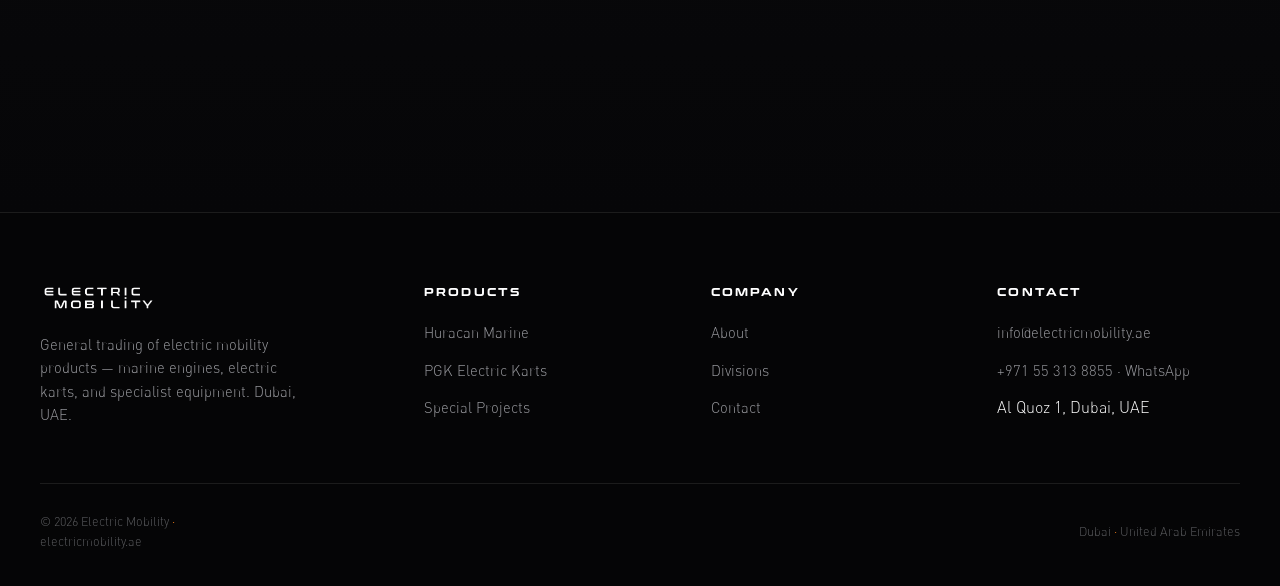
<file: marine.html>
<!DOCTYPE html>
<html lang="en">
<head>
<meta charset="UTF-8">
<meta name="viewport" content="width=device-width, initial-scale=1.0">
<title>Huracan Marine | Electric & Hybrid Marine Engines — Electric Mobility</title>
<meta name="description" content="Huracan Marine electric and hybrid marine propulsion: outboards, inboards, saildrives and hybrid systems up to 120 kW. Distributed by Electric Mobility, Dubai UAE.">
<link rel="stylesheet" href="css/style.css">
<noscript><style>.reveal{opacity:1;transform:none;}</style></noscript>
</head>
<body>

<!-- NAV -->
<nav class="nav">
  <div class="wrap">
    <a class="nav-logo" href="index.html"><img src="assets/img/logo/em-logo-white.png" alt="Electric Mobility"></a>
    <div class="nav-links">
      <a href="marine.html" class="active">Marine Engines</a>
      <a href="karts.html">Electric Karts</a>
      <a href="special-projects.html">Special Projects</a>
      <a href="index.html#contact">Contact</a>
      <a href="index.html#contact" class="nav-cta">Get in touch</a>
    </div>
    <button class="burger" aria-label="Menu"><span></span><span></span><span></span></button>
  </div>
</nav>
<div class="mobile-menu">
  <a href="marine.html"><span class="idx">01</span>Marine Engines</a>
  <a href="karts.html"><span class="idx">02</span>Electric Karts</a>
  <a href="special-projects.html"><span class="idx">03</span>Special Projects</a>
  <a href="index.html#contact"><span class="idx">04</span>Contact</a>
</div>

<!-- PAGE HERO -->
<header class="hero page-hero">
  <div class="hero-bg"><img src="assets/img/hero/marine-01.jpg" alt="Huracan Marine electric propulsion"></div>
  <div class="hero-inner">
    <div class="wrap">
      <div class="breadcrumb"><a href="index.html">Home</a> / Marine Engines</div>
      <span class="eyebrow">Division 01 · Huracan Marine</span>
      <h1>Electric marine mobility<br>for cleaner seas.</h1>
      <p class="sub">A complete range of electric and hybrid marine motors — high performance combined with reduced weight and dimensions, from 1 kW auxiliaries to 120 kW planing power.</p>
    </div>
  </div>
</header>

<!-- INTRO -->
<section class="pad-sm" style="padding-top:90px;">
  <div class="wrap">
    <div class="intro-grid">
      <div class="reveal">
        <span class="eyebrow muted">The philosophy</span>
        <h2 class="section-title" style="font-size:clamp(1.8rem,3.4vw,2.8rem);">Taste the sound of silence.</h2>
      </div>
      <div class="reveal d2">
        <p class="lead">Huracan Marine designs and produces innovative electric and hybrid marine motors for boats. The goal is simple: less pollution, cleaner seas. Every product balances high-voltage performance with minimal weight, water-cooled reliability and IP69 protection.</p>
      </div>
    </div>
  </div>
</section>

<!-- LINEUP -->
<section class="pad-sm" id="lineup" style="padding-top:30px;">
  <div class="wrap">
    <div class="filter-bar reveal">
      <button class="active" data-filter="all">All propulsions</button>
      <button data-filter="outboards">Outboards</button>
      <button data-filter="inboard-outboards">Inboard / Outboards</button>
      <button data-filter="inboards">Inboards</button>
      <button data-filter="hybrids">Hybrids</button>
      <button data-filter="specialist">Specialist</button>
    </div>

    <!-- OUTBOARDS -->
    <div data-group="outboards">
      <div class="group-head reveal"><h3>Outboards</h3><span class="line"></span><span class="cnt">04</span></div>
      <div class="prod-grid">
        <div class="card reveal">
          <div class="card-cat">Outboard</div>
          <div class="card-img"><img src="assets/img/motors/argon_ep120.png" alt="Argon EP120"></div>
          <h3>Argon EP120</h3>
          <p class="muted" style="font-size:.88rem;">The most powerful outboard in the range. 400 V, water-cooled, for fast displacement and planing boats up to 10 m.</p>
          <div class="spec">
            <div class="s"><div class="v">120<small>kW</small></div><div class="k">Power</div></div>
            <div class="s"><div class="v">200<small>Nm</small></div><div class="k">Torque</div></div>
            <div class="s"><div class="v">152<small>kg</small></div><div class="k">Weight</div></div>
          </div>
        </div>
        <div class="card reveal d1">
          <div class="card-cat">Outboard</div>
          <div class="card-img"><img src="assets/img/motors/argon_light.png" alt="Argon Light"></div>
          <h3>Argon Light</h3>
          <p class="muted" style="font-size:.88rem;">The most advanced outboard in weight and size — dimensions similar to a sterndrive, complete with motor and inverter.</p>
          <div class="spec">
            <div class="s"><div class="v">40<small>kW</small></div><div class="k">Power</div></div>
            <div class="s"><div class="v">65<small>Nm</small></div><div class="k">Torque</div></div>
            <div class="s"><div class="v">55<small>kg</small></div><div class="k">Weight</div></div>
          </div>
        </div>
        <div class="card reveal d2">
          <div class="card-cat">Outboard</div>
          <div class="card-img"><img src="assets/img/motors/argon_speed.png" alt="Argon Speed"></div>
          <h3>Argon Speed</h3>
          <p class="muted" style="font-size:.88rem;">Long-shaft outboard with a streamlined design at a third of the competition's weight. Tiller or hydraulic steering.</p>
          <div class="spec">
            <div class="s"><div class="v">40<small>kW</small></div><div class="k">Power</div></div>
            <div class="s"><div class="v">65<small>Nm</small></div><div class="k">Torque</div></div>
            <div class="s"><div class="v">57<small>kg</small></div><div class="k">Weight</div></div>
          </div>
        </div>
        <div class="card reveal d3">
          <div class="card-cat">Outboard</div>
          <div class="card-img"><img src="assets/img/motors/argon_e_sea.webp" alt="Argon e-SEA"></div>
          <h3>Argon e-SEA</h3>
          <p class="muted" style="font-size:.88rem;">All-in-one 1 kW outboard with integrated 1085 Wh battery. Only 14.5 kg — ideal for tenders and sailboat auxiliaries.</p>
          <div class="spec">
            <div class="s"><div class="v">1<small>kW</small></div><div class="k">Power</div></div>
            <div class="s"><div class="v">36<small>V</small></div><div class="k">Voltage</div></div>
            <div class="s"><div class="v">14.5<small>kg</small></div><div class="k">Weight</div></div>
          </div>
        </div>
      </div>
    </div>

    <!-- INBOARD / OUTBOARDS -->
    <div data-group="inboard-outboards">
      <div class="group-head reveal"><h3>Inboard / Outboards</h3><span class="line"></span><span class="cnt">02</span></div>
      <div class="prod-grid">
        <div class="card reveal">
          <div class="card-cat">Inboard / Outboard</div>
          <div class="card-img"><img src="assets/img/motors/argon_slim.png" alt="Argon Slim"></div>
          <h3>Argon Slim</h3>
          <p class="muted" style="font-size:.88rem;">Patented inboard/outboard that rotates 360° in a cylindrical stern housing. Maximum manoeuvrability, no support plate.</p>
          <div class="spec">
            <div class="s"><div class="v">40<small>kW</small></div><div class="k">Power</div></div>
            <div class="s"><div class="v">65<small>Nm</small></div><div class="k">Torque</div></div>
            <div class="s"><div class="v">53<small>kg</small></div><div class="k">Weight</div></div>
          </div>
        </div>
        <div class="card reveal d1">
          <div class="card-cat">Inboard / Outboard</div>
          <div class="card-img"><img src="assets/img/motors/e_stern_t152.png" alt="e-Stern T152"></div>
          <h3>e-Stern T152</h3>
          <p class="muted" style="font-size:.88rem;">Simple, quick refit for sterndrive boats. Replaces the combustion engine with a Thor T152 and dedicated battery pack.</p>
          <div class="spec">
            <div class="s"><div class="v">50<small>kW</small></div><div class="k">Power</div></div>
            <div class="s"><div class="v">110<small>Nm</small></div><div class="k">Torque</div></div>
            <div class="s"><div class="v">70<small>kg</small></div><div class="k">Weight</div></div>
          </div>
        </div>
      </div>
    </div>

    <!-- INBOARDS -->
    <div data-group="inboards">
      <div class="group-head reveal"><h3>Inboards</h3><span class="line"></span><span class="cnt">03</span></div>
      <div class="prod-grid">
        <div class="card reveal">
          <div class="card-cat">Inboard</div>
          <div class="card-img"><img src="assets/img/motors/thor_ep120.webp" alt="Thor EP120"></div>
          <h3>Thor EP120</h3>
          <p class="muted" style="font-size:.88rem;">The most powerful inboard in the range. Fully liquid-cooled, pairs with a gearbox in many ratios for medium-sized boats.</p>
          <div class="spec">
            <div class="s"><div class="v">120<small>kW</small></div><div class="k">Power</div></div>
            <div class="s"><div class="v">200<small>Nm</small></div><div class="k">Torque</div></div>
            <div class="s"><div class="v">120<small>kg</small></div><div class="k">Weight</div></div>
          </div>
        </div>
        <div class="card reveal d1">
          <div class="card-cat">Inboard</div>
          <div class="card-img"><img src="assets/img/motors/thor_t122.png" alt="Thor T122"></div>
          <h3>Thor T122</h3>
          <p class="muted" style="font-size:.88rem;">Compact liquid-cooled inboard for hydrojet pumps and high-speed applications. Motor and inverter in one casting.</p>
          <div class="spec">
            <div class="s"><div class="v">40<small>kW</small></div><div class="k">Power</div></div>
            <div class="s"><div class="v">67<small>Nm</small></div><div class="k">Torque</div></div>
            <div class="s"><div class="v">40<small>kg</small></div><div class="k">Weight</div></div>
          </div>
        </div>
        <div class="card reveal d2">
          <div class="card-cat">Inboard</div>
          <div class="card-img"><img src="assets/img/motors/thor_t152.png" alt="Thor T152"></div>
          <h3>Thor T152</h3>
          <p class="muted" style="font-size:.88rem;">Low-speed inboard with integrated self-priming pump. Ideal for saildrive, sterndrive and propeller-shaft refits.</p>
          <div class="spec">
            <div class="s"><div class="v">50<small>kW</small></div><div class="k">Power</div></div>
            <div class="s"><div class="v">110<small>Nm</small></div><div class="k">Torque</div></div>
            <div class="s"><div class="v">52<small>kg</small></div><div class="k">Weight</div></div>
          </div>
        </div>
      </div>
    </div>

    <!-- HYBRIDS -->
    <div data-group="hybrids">
      <div class="group-head reveal"><h3>Hybrid Systems</h3><span class="line"></span><span class="cnt">03</span></div>
      <div class="prod-grid">
        <div class="card reveal">
          <div class="card-cat">Mild Hybrid</div>
          <div class="card-img"><img src="assets/img/motors/falcon_i.webp" alt="Falcon I"></div>
          <h3>Falcon I</h3>
          <p class="muted" style="font-size:.88rem;">MILD-HYBRID kit for inboard diesels with sterndrives up to 270 hp. Three modes: hybrid, electric-only, combustion-only.</p>
          <div class="spec">
            <div class="s"><div class="v">20<small>kW</small></div><div class="k">Power</div></div>
            <div class="s"><div class="v">128<small>Nm</small></div><div class="k">Torque</div></div>
            <div class="s"><div class="v">90<small>kg</small></div><div class="k">Weight</div></div>
          </div>
        </div>
        <div class="card reveal d1">
          <div class="card-cat">Mild Hybrid</div>
          <div class="card-img"><img src="assets/img/motors/eagle_i.webp" alt="Eagle I"></div>
          <h3>Eagle I</h3>
          <p class="muted" style="font-size:.88rem;">MILD-HYBRID kit for inboard engines with shaftline. Thor motor beside the diesel, belt or chain driven to the shaft.</p>
          <div class="spec">
            <div class="s"><div class="v">20<small>kW</small></div><div class="k">Power</div></div>
            <div class="s"><div class="v">250<small>V</small></div><div class="k">Voltage</div></div>
            <div class="s"><div class="v">50<small>kg</small></div><div class="k">Weight</div></div>
          </div>
        </div>
        <div class="card reveal d2">
          <div class="card-cat">Plug-in Hybrid</div>
          <div class="card-img"><img src="assets/img/motors/ran_ex.png" alt="Ran.Ex"></div>
          <h3>Ran.Ex</h3>
          <p class="muted" style="font-size:.88rem;">PLUG-IN hybrid with range extender for electric inboard or outboard propulsion. Zero-emission, silent full-electric mode.</p>
          <div class="spec">
            <div class="s"><div class="v">Range<small></small></div><div class="k">Extender</div></div>
            <div class="s"><div class="v">In/Out<small></small></div><div class="k">Drive</div></div>
            <div class="s"><div class="v">0<small>°</small></div><div class="k">Emissions</div></div>
          </div>
        </div>
      </div>
    </div>

    <!-- SPECIALIST -->
    <div data-group="specialist">
      <div class="group-head reveal"><h3>Specialist Systems</h3><span class="line"></span><span class="cnt">02</span></div>
      <div class="prod-grid">
        <div class="card reveal">
          <div class="card-cat">Waterjet</div>
          <div class="card-img"><img src="assets/img/motors/e_jet_t122.png" alt="e-Jet T122"></div>
          <h3>e-Jet T122</h3>
          <p class="muted" style="font-size:.88rem;">Electric waterjet system for tenders. Thor T122 inboard paired with a Huracan Marine waterjet pump and tunnel.</p>
          <div class="spec">
            <div class="s"><div class="v">40<small>kW</small></div><div class="k">Power</div></div>
            <div class="s"><div class="v">67<small>Nm</small></div><div class="k">Torque</div></div>
            <div class="s"><div class="v">40<small>kg</small></div><div class="k">Weight</div></div>
          </div>
        </div>
        <div class="card reveal d1">
          <div class="card-cat">Saildrive</div>
          <div class="card-img"><img src="assets/img/motors/e_sail_t152.png" alt="e-Sail T152"></div>
          <h3>e-Sail T152</h3>
          <p class="muted" style="font-size:.88rem;">Quick, easy saildrive refit. Thor T152 replaces the old engine — removing noise and smell from the engine room.</p>
          <div class="spec">
            <div class="s"><div class="v">50<small>kW</small></div><div class="k">Power</div></div>
            <div class="s"><div class="v">110<small>Nm</small></div><div class="k">Torque</div></div>
            <div class="s"><div class="v">60<small>kg</small></div><div class="k">Weight</div></div>
          </div>
        </div>
      </div>
    </div>
  </div>
</section>

<!-- TECH BAND -->
<section class="pad" style="background:linear-gradient(180deg,#0a0a0c,#060608);border-top:1px solid var(--line);">
  <div class="wrap">
    <div class="intro-grid">
      <div class="reveal">
        <span class="eyebrow">Technology</span>
        <h2 class="section-title" style="font-size:clamp(1.8rem,3.4vw,2.9rem);">High competence in high-voltage systems.</h2>
        <p class="lead">The entire motor range is water-cooled with an excellent power-to-weight ratio. Huracan Marine holds patents on high-voltage cooling and the tech-design solutions its motors adopt.</p>
      </div>
      <div class="reveal d2" style="align-self:center;">
        <div class="stat-row" style="margin-top:0;">
          <div class="stat"><div class="n">97<span>%</span></div><div class="l">Efficiency</div></div>
          <div class="stat"><div class="n">IP69</div><div class="l">Protection</div></div>
          <div class="stat"><div class="n">14</div><div class="l">Propulsion models</div></div>
        </div>
      </div>
    </div>
    <div style="margin-top:60px;" class="reveal">
      <a href="index.html#contact" class="btn orange">Request specs &amp; pricing <span class="arw">→</span></a>
    </div>
  </div>
</section>

<!-- FOOTER -->
<footer class="footer">
  <div class="wrap">
    <div class="footer-grid">
      <div>
        <div class="footer-logo"><img src="assets/img/logo/em-logo-white.png" alt="Electric Mobility"></div>
        <p>General trading of electric mobility products — marine engines, electric karts, and specialist equipment. Dubai, UAE.</p>
      </div>
      <div>
        <h5>Products</h5>
        <ul>
          <li><a href="marine.html">Huracan Marine</a></li>
          <li><a href="karts.html">PGK Electric Karts</a></li>
          <li><a href="special-projects.html">Special Projects</a></li>
        </ul>
      </div>
      <div>
        <h5>Company</h5>
        <ul>
          <li><a href="index.html#about">About</a></li>
          <li><a href="index.html#products">Divisions</a></li>
          <li><a href="index.html#contact">Contact</a></li>
        </ul>
      </div>
      <div>
        <h5>Contact</h5>
        <ul>
          <li><a href="mailto:info@electricmobility.ae">info@electricmobility.ae</a></li>
          <li><a href="https://wa.me/971553138855" target="_blank" rel="noopener">+971 55 313 8855 · WhatsApp</a></li>
          <li>Al Quoz 1, Dubai, UAE</li>
        </ul>
      </div>
    </div>
    <div class="footer-bottom">
      <p>© <span class="year">2026</span> Electric Mobility <span class="dot">·</span> electricmobility.ae</p>
      <p>Dubai <span class="dot">·</span> United Arab Emirates</p>
    </div>
  </div>
</footer>

<script src="js/main.js"></script>
<!-- WhatsApp floating chat button -->
<a class="wa-float" href="https://wa.me/971553138855?text=Hi%20Electric%20Mobility%2C%20I%27d%20like%20to%20know%20more." target="_blank" rel="noopener" aria-label="Chat on WhatsApp">
  <svg viewBox="0 0 32 32" fill="currentColor" xmlns="http://www.w3.org/2000/svg"><path d="M16.04 4C9.9 4 4.9 9 4.9 15.14c0 2.05.56 4.05 1.62 5.8L4 28l7.24-2.46a11.1 11.1 0 0 0 4.8 1.1h.01c6.14 0 11.14-5 11.14-11.14C27.19 9 22.18 4 16.04 4Zm0 20.4h-.01a9.2 9.2 0 0 1-4.68-1.28l-.34-.2-4.3 1.46 1.43-4.19-.22-.35a9.16 9.16 0 0 1-1.4-4.9c0-5.07 4.13-9.2 9.2-9.2 2.46 0 4.77.96 6.5 2.7a9.13 9.13 0 0 1 2.7 6.5c0 5.08-4.13 9.2-9.2 9.2Zm5.05-6.89c-.28-.14-1.64-.81-1.9-.9-.25-.1-.44-.14-.62.14-.18.28-.71.9-.87 1.08-.16.18-.32.2-.6.07-.28-.14-1.17-.43-2.23-1.38-.82-.73-1.38-1.64-1.54-1.92-.16-.28-.02-.43.12-.57.13-.13.28-.32.42-.49.14-.16.18-.28.28-.46.09-.18.05-.35-.02-.49-.07-.14-.62-1.5-.85-2.06-.22-.53-.45-.46-.62-.47l-.53-.01c-.18 0-.48.07-.73.35-.25.28-.96.94-.96 2.3 0 1.36.98 2.67 1.12 2.85.14.18 1.93 2.95 4.68 4.13.65.28 1.16.45 1.56.58.66.21 1.25.18 1.72.11.53-.08 1.64-.67 1.87-1.32.23-.65.23-1.2.16-1.32-.07-.12-.25-.19-.53-.33Z"/></svg>
  <span class="wa-txt">Chat with us</span>
</a>
</body>
</html>
</file>
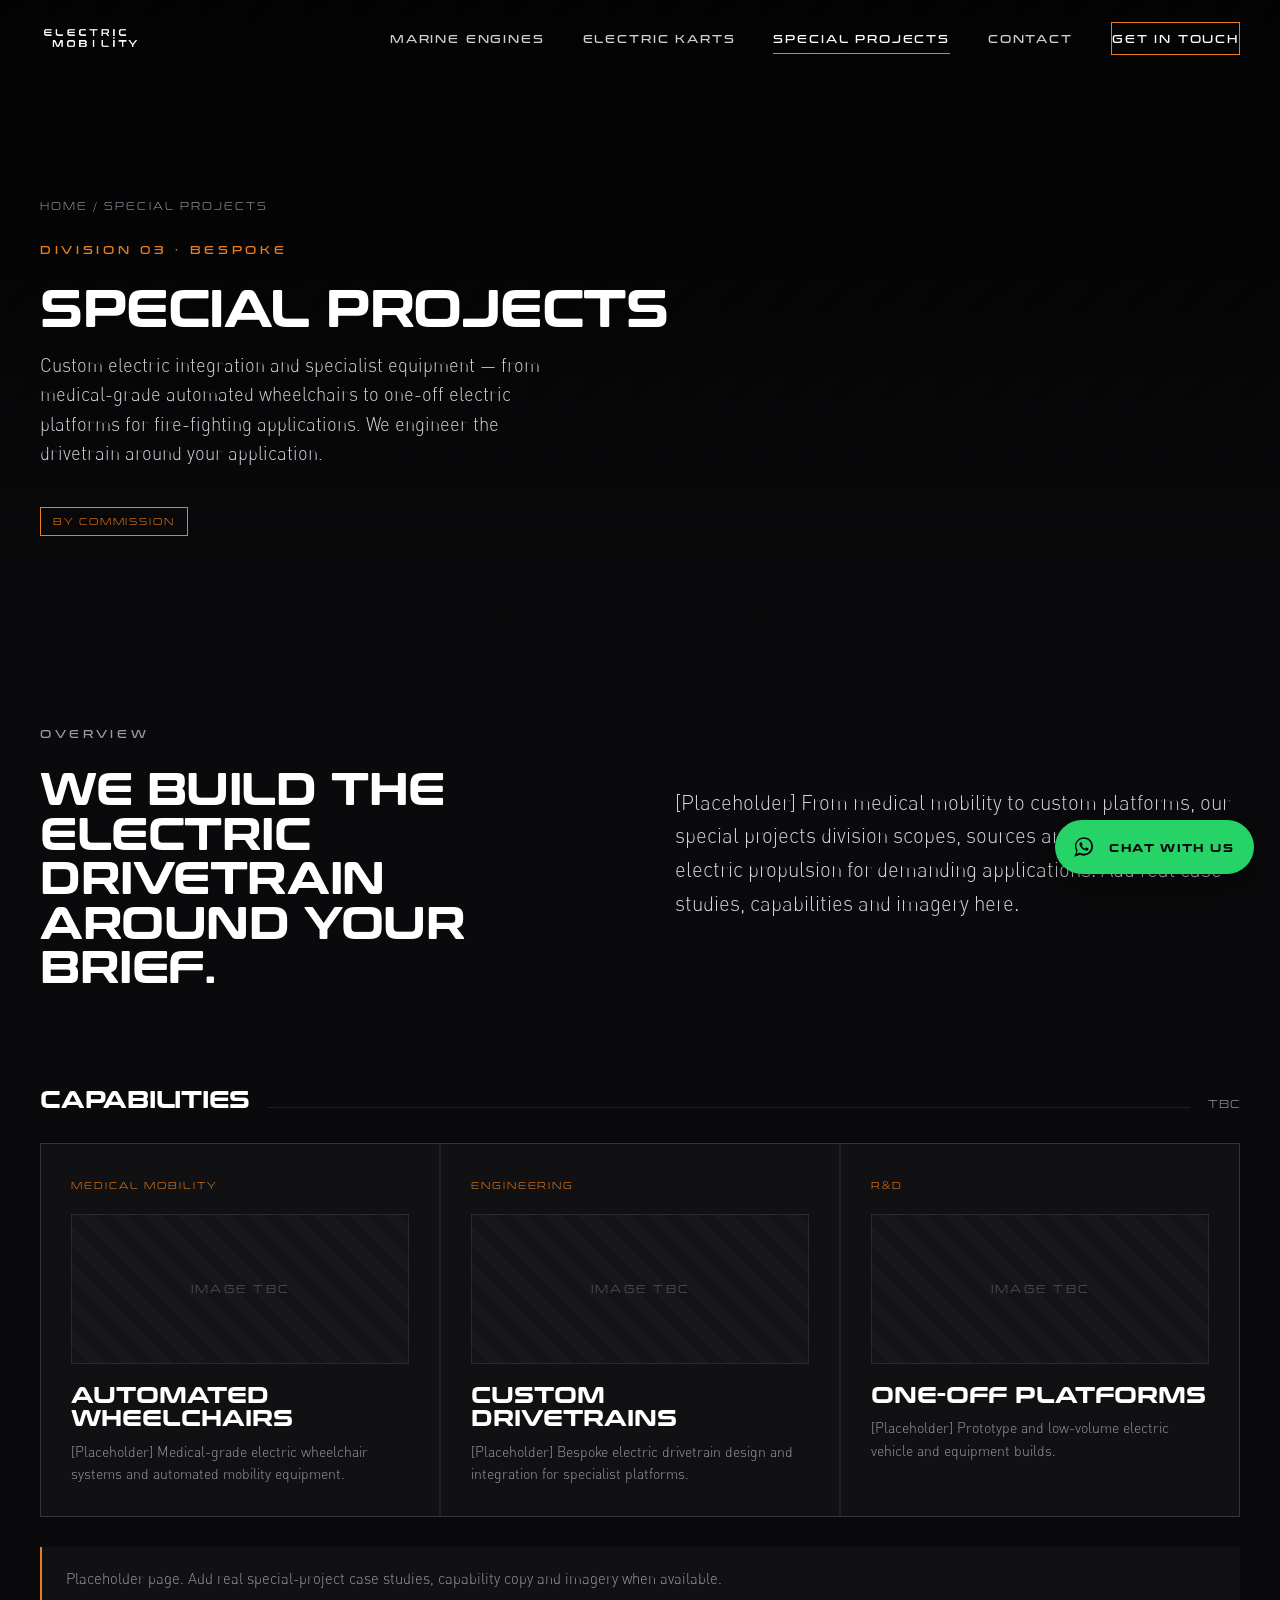
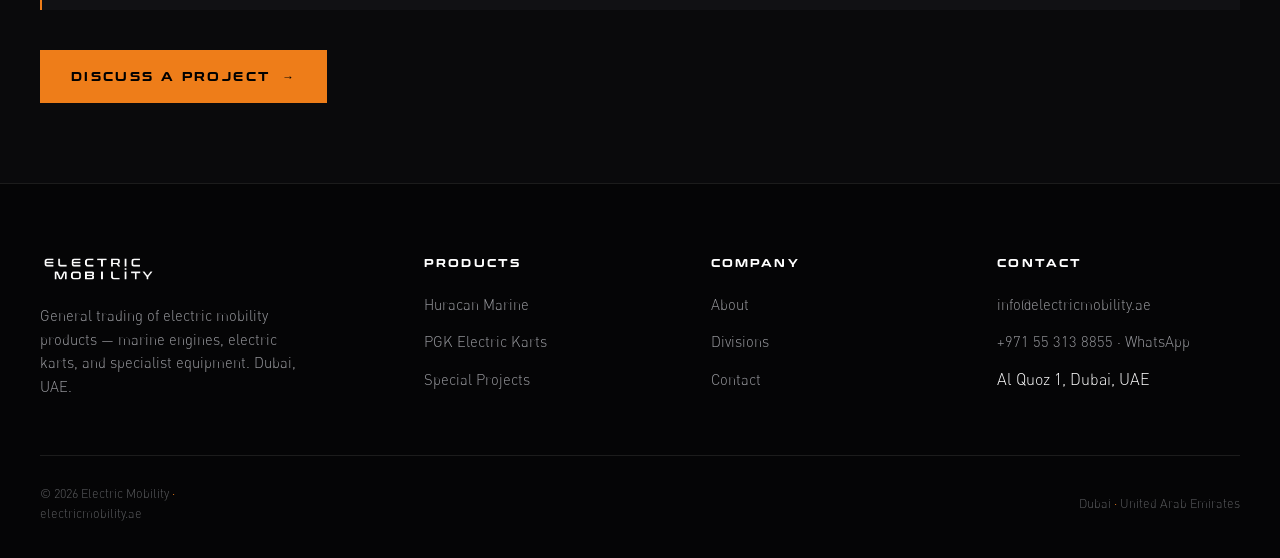
<file: special-projects.html>
<!DOCTYPE html>
<html lang="en">
<head>
<meta charset="UTF-8">
<meta name="viewport" content="width=device-width, initial-scale=1.0">
<title>Special Projects | Electric Mobility — Dubai, UAE</title>
<meta name="description" content="Bespoke electric integration and specialist equipment — medical-grade automated wheelchairs, custom drivetrains and one-off electric platforms. Electric Mobility, Dubai UAE.">
<link rel="stylesheet" href="css/style.css">
<noscript><style>.reveal{opacity:1;transform:none;}</style></noscript>
</head>
<body>

<!-- NAV -->
<nav class="nav">
  <div class="wrap">
    <a class="nav-logo" href="index.html"><img src="assets/img/logo/em-logo-white.png" alt="Electric Mobility"></a>
    <div class="nav-links">
      <a href="marine.html">Marine Engines</a>
      <a href="karts.html">Electric Karts</a>
      <a href="special-projects.html" class="active">Special Projects</a>
      <a href="index.html#contact">Contact</a>
      <a href="index.html#contact" class="nav-cta">Get in touch</a>
    </div>
    <button class="burger" aria-label="Menu"><span></span><span></span><span></span></button>
  </div>
</nav>
<div class="mobile-menu">
  <a href="marine.html"><span class="idx">01</span>Marine Engines</a>
  <a href="karts.html"><span class="idx">02</span>Electric Karts</a>
  <a href="special-projects.html"><span class="idx">03</span>Special Projects</a>
  <a href="index.html#contact"><span class="idx">04</span>Contact</a>
</div>

<!-- PAGE HERO (placeholder background) -->
<header class="hero page-hero" style="background:radial-gradient(120% 120% at 25% 20%,#1c1c22 0%,#0a0a0c 62%);">
  <div class="hero-bg" style="background:repeating-linear-gradient(-45deg,#101014,#101014 18px,#141419 18px,#141419 36px);">
    <div class="hero-bg" style="position:absolute;inset:0;background:linear-gradient(180deg,rgba(0,0,0,.3),rgba(10,10,12,.98));"></div>
  </div>
  <div class="hero-inner">
    <div class="wrap">
      <div class="breadcrumb"><a href="index.html">Home</a> / Special Projects</div>
      <span class="eyebrow">Division 03 · Bespoke</span>
      <h1>Special Projects</h1>
      <p class="sub">Custom electric integration and specialist equipment — from medical-grade automated wheelchairs to one-off electric platforms for fire-fighting applications. We engineer the drivetrain around your application.</p>
      <div style="margin-top:30px;"><span class="badge-soon">By commission</span></div>
    </div>
  </div>
</header>

<!-- INTRO -->
<section class="pad-sm" style="padding-top:90px;">
  <div class="wrap">
    <div class="intro-grid">
      <div class="reveal">
        <span class="eyebrow muted">Overview</span>
        <h2 class="section-title" style="font-size:clamp(1.8rem,3.4vw,2.8rem);">We build the electric drivetrain around your brief.</h2>
      </div>
      <div class="reveal d2">
        <p class="lead">[Placeholder] From medical mobility to custom platforms, our special projects division scopes, sources and integrates electric propulsion for demanding applications. Add real case studies, capabilities and imagery here.</p>
      </div>
    </div>
  </div>
</section>

<!-- CAPABILITIES -->
<section class="pad-sm" style="padding-top:20px;">
  <div class="wrap">
    <div class="group-head reveal"><h3>Capabilities</h3><span class="line"></span><span class="cnt">TBC</span></div>
    <div class="prod-grid">
      <div class="card reveal" style="min-height:340px;">
        <div class="card-cat">Medical Mobility</div>
        <div class="card-img" style="height:150px;"><div class="ph" style="width:100%;height:150px;min-height:0;">Image TBC</div></div>
        <h3>Automated Wheelchairs</h3>
        <p class="muted" style="font-size:.88rem;">[Placeholder] Medical-grade electric wheelchair systems and automated mobility equipment.</p>
      </div>
      <div class="card reveal d1" style="min-height:340px;">
        <div class="card-cat">Engineering</div>
        <div class="card-img" style="height:150px;"><div class="ph" style="width:100%;height:150px;min-height:0;">Image TBC</div></div>
        <h3>Custom Drivetrains</h3>
        <p class="muted" style="font-size:.88rem;">[Placeholder] Bespoke electric drivetrain design and integration for specialist platforms.</p>
      </div>
      <div class="card reveal d2" style="min-height:340px;">
        <div class="card-cat">R&amp;D</div>
        <div class="card-img" style="height:150px;"><div class="ph" style="width:100%;height:150px;min-height:0;">Image TBC</div></div>
        <h3>One-off Platforms</h3>
        <p class="muted" style="font-size:.88rem;">[Placeholder] Prototype and low-volume electric vehicle and equipment builds.</p>
      </div>
    </div>
    <div class="note reveal">Placeholder page. Add real special-project case studies, capability copy and imagery when available.</div>
    <div style="margin-top:40px;" class="reveal"><a href="index.html#contact" class="btn orange">Discuss a project <span class="arw">→</span></a></div>
  </div>
</section>

<!-- FOOTER -->
<footer class="footer">
  <div class="wrap">
    <div class="footer-grid">
      <div>
        <div class="footer-logo"><img src="assets/img/logo/em-logo-white.png" alt="Electric Mobility"></div>
        <p>General trading of electric mobility products — marine engines, electric karts, and specialist equipment. Dubai, UAE.</p>
      </div>
      <div>
        <h5>Products</h5>
        <ul>
          <li><a href="marine.html">Huracan Marine</a></li>
          <li><a href="karts.html">PGK Electric Karts</a></li>
          <li><a href="special-projects.html">Special Projects</a></li>
        </ul>
      </div>
      <div>
        <h5>Company</h5>
        <ul>
          <li><a href="index.html#about">About</a></li>
          <li><a href="index.html#products">Divisions</a></li>
          <li><a href="index.html#contact">Contact</a></li>
        </ul>
      </div>
      <div>
        <h5>Contact</h5>
        <ul>
          <li><a href="mailto:info@electricmobility.ae">info@electricmobility.ae</a></li>
          <li><a href="https://wa.me/971553138855" target="_blank" rel="noopener">+971 55 313 8855 · WhatsApp</a></li>
          <li>Al Quoz 1, Dubai, UAE</li>
        </ul>
      </div>
    </div>
    <div class="footer-bottom">
      <p>© <span class="year">2026</span> Electric Mobility <span class="dot">·</span> electricmobility.ae</p>
      <p>Dubai <span class="dot">·</span> United Arab Emirates</p>
    </div>
  </div>
</footer>

<script src="js/main.js"></script>
<!-- WhatsApp floating chat button -->
<a class="wa-float" href="https://wa.me/971553138855?text=Hi%20Electric%20Mobility%2C%20I%27d%20like%20to%20know%20more." target="_blank" rel="noopener" aria-label="Chat on WhatsApp">
  <svg viewBox="0 0 32 32" fill="currentColor" xmlns="http://www.w3.org/2000/svg"><path d="M16.04 4C9.9 4 4.9 9 4.9 15.14c0 2.05.56 4.05 1.62 5.8L4 28l7.24-2.46a11.1 11.1 0 0 0 4.8 1.1h.01c6.14 0 11.14-5 11.14-11.14C27.19 9 22.18 4 16.04 4Zm0 20.4h-.01a9.2 9.2 0 0 1-4.68-1.28l-.34-.2-4.3 1.46 1.43-4.19-.22-.35a9.16 9.16 0 0 1-1.4-4.9c0-5.07 4.13-9.2 9.2-9.2 2.46 0 4.77.96 6.5 2.7a9.13 9.13 0 0 1 2.7 6.5c0 5.08-4.13 9.2-9.2 9.2Zm5.05-6.89c-.28-.14-1.64-.81-1.9-.9-.25-.1-.44-.14-.62.14-.18.28-.71.9-.87 1.08-.16.18-.32.2-.6.07-.28-.14-1.17-.43-2.23-1.38-.82-.73-1.38-1.64-1.54-1.92-.16-.28-.02-.43.12-.57.13-.13.28-.32.42-.49.14-.16.18-.28.28-.46.09-.18.05-.35-.02-.49-.07-.14-.62-1.5-.85-2.06-.22-.53-.45-.46-.62-.47l-.53-.01c-.18 0-.48.07-.73.35-.25.28-.96.94-.96 2.3 0 1.36.98 2.67 1.12 2.85.14.18 1.93 2.95 4.68 4.13.65.28 1.16.45 1.56.58.66.21 1.25.18 1.72.11.53-.08 1.64-.67 1.87-1.32.23-.65.23-1.2.16-1.32-.07-.12-.25-.19-.53-.33Z"/></svg>
  <span class="wa-txt">Chat with us</span>
</a>
</body>
</html>
</file>
<file: css/style.css>
/* =========================================================
   ELECTRIC MOBILITY — electricmobility.ae
   Dark technical theme. Brand: Black / Orange #EE7D19 / Grey #5A5B5E
   Type: Conthrax (headlines) + DIN Pro (body)
   ========================================================= */

/* ---------- Fonts ---------- */
@font-face{font-family:'Conthrax';src:url('../assets/fonts/Conthrax-Light.otf') format('opentype');font-weight:300;font-style:normal;font-display:swap;}
@font-face{font-family:'Conthrax';src:url('../assets/fonts/Conthrax-Regular.otf') format('opentype');font-weight:400;font-style:normal;font-display:swap;}
@font-face{font-family:'Conthrax';src:url('../assets/fonts/Conthrax-SemiBold.otf') format('opentype');font-weight:600;font-style:normal;font-display:swap;}
@font-face{font-family:'Conthrax';src:url('../assets/fonts/Conthrax-Bold.otf') format('opentype');font-weight:700;font-style:normal;font-display:swap;}
@font-face{font-family:'DINPro';src:url('../assets/fonts/DINPro-Light.otf') format('opentype');font-weight:300;font-style:normal;font-display:swap;}
@font-face{font-family:'DINPro';src:url('../assets/fonts/DINPro-Medium.otf') format('opentype');font-weight:500;font-style:normal;font-display:swap;}
@font-face{font-family:'DINPro';src:url('../assets/fonts/DINPro-Bold.otf') format('opentype');font-weight:700;font-style:normal;font-display:swap;}

/* ---------- Tokens ---------- */
:root{
  --black:#000000;
  --bg:#0a0a0c;
  --bg-2:#111114;
  --bg-3:#17171b;
  --orange:#ee7d19;
  --orange-soft:#f79a4a;
  --grey:#5a5b5e;
  --grey-light:#9a9ba0;
  --line:rgba(255,255,255,0.09);
  --white:#ffffff;
  --head:'Conthrax',sans-serif;
  --body:'DINPro','Segoe UI',sans-serif;
  --nav-h:78px;
  --ease:cubic-bezier(0.16,1,0.3,1);
}

/* ---------- Reset ---------- */
*{margin:0;padding:0;box-sizing:border-box;}
html{scroll-behavior:smooth;-webkit-text-size-adjust:100%;}
body{
  font-family:var(--body);font-weight:300;
  background:var(--bg);color:var(--white);
  line-height:1.6;overflow-x:hidden;
  -webkit-font-smoothing:antialiased;
}
img{max-width:100%;display:block;}
a{color:inherit;text-decoration:none;}
::selection{background:var(--orange);color:#000;}

/* scrollbar */
::-webkit-scrollbar{width:10px;}
::-webkit-scrollbar-track{background:#000;}
::-webkit-scrollbar-thumb{background:#2a2a2e;border-radius:0;}
::-webkit-scrollbar-thumb:hover{background:var(--orange);}

/* ---------- Typography ---------- */
h1,h2,h3,h4,.head{font-family:var(--head);font-weight:700;line-height:1.02;letter-spacing:-0.01em;text-transform:uppercase;}
.eyebrow{
  font-family:var(--head);font-weight:400;font-size:.72rem;letter-spacing:.32em;
  text-transform:uppercase;color:var(--orange);display:inline-block;margin-bottom:22px;
}
.eyebrow.muted{color:var(--grey-light);}
.display{font-size:clamp(2.6rem,7vw,6.2rem);}
.section-title{font-size:clamp(2rem,4.6vw,3.7rem);}
p.lead{font-size:clamp(1.05rem,1.6vw,1.35rem);color:#d5d6d9;font-weight:300;line-height:1.65;}
.muted{color:var(--grey-light);}

/* ---------- Layout ---------- */
.wrap{width:100%;max-width:1320px;margin:0 auto;padding:0 40px;}
section{position:relative;}
.pad{padding:130px 0;}
.pad-sm{padding:80px 0;}

/* ---------- Buttons ---------- */
.btn{
  display:inline-flex;align-items:center;gap:12px;
  font-family:var(--head);font-weight:400;font-size:.74rem;letter-spacing:.2em;text-transform:uppercase;
  padding:16px 30px;border:1px solid rgba(255,255,255,.25);color:#fff;
  background:transparent;cursor:pointer;transition:all .4s var(--ease);
}
.btn .arw{transition:transform .4s var(--ease);}
.btn:hover{background:#fff;color:#000;border-color:#fff;}
.btn:hover .arw{transform:translateX(5px);}
.btn.orange{background:var(--orange);border-color:var(--orange);color:#000;font-weight:700;}
.btn.orange:hover{background:var(--orange-soft);border-color:var(--orange-soft);}
.btn.ghost:hover{background:var(--orange);border-color:var(--orange);color:#000;}

/* ---------- Nav ---------- */
.nav{
  position:fixed;top:0;left:0;width:100%;height:var(--nav-h);z-index:1000;
  display:flex;align-items:center;
  transition:background .45s var(--ease),border-color .45s var(--ease),backdrop-filter .45s var(--ease);
  border-bottom:1px solid transparent;
}
.nav.scrolled{background:rgba(8,8,10,.82);backdrop-filter:blur(14px);border-bottom:1px solid var(--line);}
.nav .wrap{display:flex;align-items:center;justify-content:space-between;}
.nav-logo img{height:26px;width:auto;}
.nav-links{display:flex;align-items:center;gap:38px;}
.nav-links a{
  font-family:var(--head);font-weight:400;font-size:.72rem;letter-spacing:.16em;text-transform:uppercase;
  color:#cfd0d3;position:relative;padding:6px 0;transition:color .3s;
}
.nav-links a::after{content:"";position:absolute;left:0;bottom:0;width:0;height:1px;background:var(--orange);transition:width .35s var(--ease);}
.nav-links a:hover{color:#fff;}
.nav-links a:hover::after,.nav-links a.active::after{width:100%;}
.nav-links a.active{color:#fff;}
.nav-cta{border:1px solid var(--orange);color:#fff!important;padding:11px 20px;}
.nav-cta::after{display:none!important;}
.nav-cta:hover{background:var(--orange);color:#000!important;}
.burger{display:none;flex-direction:column;gap:6px;background:none;border:0;cursor:pointer;padding:8px;}
.burger span{width:26px;height:2px;background:#fff;transition:.3s;}
.mobile-menu{
  position:fixed;inset:0;background:#0a0a0c;z-index:999;transform:translateX(100%);
  transition:transform .5s var(--ease);display:flex;flex-direction:column;justify-content:center;gap:8px;padding:40px;
}
.mobile-menu.open{transform:translateX(0);}
.mobile-menu a{font-family:var(--head);font-weight:700;font-size:2rem;text-transform:uppercase;padding:14px 0;border-bottom:1px solid var(--line);}
.mobile-menu a .idx{font-size:.8rem;color:var(--orange);margin-right:14px;vertical-align:middle;}

/* ---------- Hero ---------- */
.hero{height:100vh;min-height:640px;position:relative;display:flex;align-items:flex-end;overflow:hidden;}
.hero-bg{position:absolute;inset:0;z-index:0;}
.hero-bg img{width:100%;height:100%;object-fit:cover;transform:scale(1.08);animation:heroZoom 14s var(--ease) forwards;}
@keyframes heroZoom{to{transform:scale(1);}}
.hero-bg::after{content:"";position:absolute;inset:0;
  background:linear-gradient(180deg,rgba(0,0,0,.55) 0%,rgba(0,0,0,.15) 35%,rgba(0,0,0,.65) 78%,rgba(0,0,0,.97) 100%);}
.hero-inner{position:relative;z-index:2;width:100%;padding-bottom:9vh;}
.hero h1{font-size:clamp(1.5rem,4.2vw,3.5rem);margin:0 0 26px;max-width:20ch;}
.hero h1 .thin{font-weight:300;color:#e9eaec;}
.hero .sub{max-width:52ch;color:#d3d4d7;font-size:clamp(1rem,1.5vw,1.28rem);margin-bottom:38px;}
.hero-actions{display:flex;gap:16px;flex-wrap:wrap;}
.scroll-hint{position:absolute;left:40px;bottom:26px;z-index:3;display:flex;align-items:center;gap:12px;
  font-family:var(--head);font-size:.62rem;letter-spacing:.28em;text-transform:uppercase;color:var(--grey-light);}
.scroll-hint .bar{width:44px;height:1px;background:var(--grey-light);position:relative;overflow:hidden;}
.scroll-hint .bar::after{content:"";position:absolute;left:-44px;top:0;width:44px;height:100%;background:var(--orange);animation:slide 2.4s infinite;}
@keyframes slide{to{left:44px;}}

/* ---------- Marquee strip ---------- */
.strip{border-top:1px solid var(--line);border-bottom:1px solid var(--line);background:#050506;overflow:hidden;}
.strip .track{display:flex;gap:60px;padding:22px 0;white-space:nowrap;animation:marq 30s linear infinite;}
.strip span{font-family:var(--head);font-size:.82rem;letter-spacing:.22em;text-transform:uppercase;color:var(--grey-light);display:inline-flex;align-items:center;gap:60px;}
.strip span::before{content:"";width:6px;height:6px;background:var(--orange);display:inline-block;}
@keyframes marq{to{transform:translateX(-50%);}}

/* ---------- Section intro ---------- */
.intro-grid{display:grid;grid-template-columns:1fr 1fr;gap:70px;align-items:center;}
.intro-grid .col-txt h2{font-size:clamp(1.8rem,3.4vw,2.9rem);margin-bottom:26px;}
.stat-row{display:flex;gap:50px;margin-top:46px;flex-wrap:wrap;}
.stat .n{font-family:var(--head);font-weight:700;font-size:clamp(2rem,4vw,3.1rem);color:#fff;line-height:1;}
.stat .n span{color:var(--orange);}
.stat .l{font-size:.8rem;letter-spacing:.12em;text-transform:uppercase;color:var(--grey-light);margin-top:10px;}
.intro-img{position:relative;aspect-ratio:4/5;overflow:hidden;}
.intro-img img{width:100%;height:100%;object-fit:cover;}
.intro-img .tag{position:absolute;left:20px;bottom:20px;background:rgba(0,0,0,.6);backdrop-filter:blur(6px);
  padding:10px 16px;font-family:var(--head);font-size:.62rem;letter-spacing:.2em;text-transform:uppercase;border:1px solid var(--line);}

/* ---------- Category blocks ---------- */
.cat{position:relative;min-height:92vh;display:flex;align-items:center;overflow:hidden;border-top:1px solid var(--line);}
.cat-bg{position:absolute;inset:0;z-index:0;}
.cat-bg img{width:100%;height:100%;object-fit:cover;}
.cat-bg::after{content:"";position:absolute;inset:0;}
.cat.left .cat-bg::after{background:linear-gradient(90deg,rgba(6,6,8,.94) 0%,rgba(6,6,8,.72) 42%,rgba(6,6,8,.25) 100%);}
.cat.right{justify-content:flex-end;}
.cat.right .cat-bg::after{background:linear-gradient(270deg,rgba(6,6,8,.94) 0%,rgba(6,6,8,.72) 42%,rgba(6,6,8,.25) 100%);}
.cat-content{position:relative;z-index:2;max-width:560px;}
.cat-num{font-family:var(--head);font-weight:700;font-size:.8rem;letter-spacing:.2em;color:var(--orange);margin-bottom:20px;}
.cat h2{font-size:clamp(2.3rem,5.2vw,4.4rem);margin-bottom:24px;}
.cat p{color:#cfd0d3;font-size:1.08rem;margin-bottom:20px;max-width:46ch;}
.cat .feat{list-style:none;display:flex;flex-wrap:wrap;gap:10px 10px;margin:26px 0 34px;}
.cat .feat li{font-family:var(--head);font-size:.64rem;letter-spacing:.14em;text-transform:uppercase;
  border:1px solid var(--line);padding:9px 14px;color:#cbccd0;}
.badge-soon{display:inline-block;font-family:var(--head);font-size:.6rem;letter-spacing:.2em;text-transform:uppercase;
  color:var(--orange);border:1px solid var(--orange);padding:6px 12px;margin-bottom:22px;}

/* ---------- Product grid (marine page) ---------- */
.filter-bar{display:flex;flex-wrap:wrap;gap:10px;margin-bottom:56px;}
.filter-bar button{
  font-family:var(--head);font-size:.66rem;letter-spacing:.16em;text-transform:uppercase;
  background:transparent;color:var(--grey-light);border:1px solid var(--line);padding:11px 20px;cursor:pointer;transition:.3s;
}
.filter-bar button:hover{color:#fff;border-color:rgba(255,255,255,.4);}
.filter-bar button.active{background:var(--orange);color:#000;border-color:var(--orange);}
.prod-grid{display:grid;grid-template-columns:repeat(3,1fr);gap:2px;background:var(--line);border:1px solid var(--line);}
.card{
  background:var(--bg-2);padding:34px 30px 30px;position:relative;overflow:hidden;
  transition:background .45s var(--ease);display:flex;flex-direction:column;min-height:430px;
}
.card::before{content:"";position:absolute;left:0;top:0;width:100%;height:2px;background:var(--orange);transform:scaleX(0);transform-origin:left;transition:transform .5s var(--ease);}
.card:hover{background:var(--bg-3);}
.card:hover::before{transform:scaleX(1);}
.card:hover .card-img img{transform:scale(1.07);}
.card-cat{font-family:var(--head);font-size:.6rem;letter-spacing:.2em;text-transform:uppercase;color:var(--orange);margin-bottom:14px;}
.card-img{height:190px;display:flex;align-items:center;justify-content:center;margin:6px 0 18px;}
.card-img img{max-height:190px;width:auto;object-fit:contain;transition:transform .6s var(--ease);filter:drop-shadow(0 20px 30px rgba(0,0,0,.5));}
.card h3{font-size:1.45rem;margin-bottom:12px;letter-spacing:0;}
.card .spec{display:flex;gap:22px;margin-top:auto;padding-top:20px;border-top:1px solid var(--line);}
.card .spec .s .v{font-family:var(--head);font-weight:700;font-size:1.15rem;color:#fff;}
.card .spec .s .v small{font-size:.62rem;color:var(--grey-light);margin-left:2px;}
.card .spec .s .k{font-size:.64rem;letter-spacing:.1em;text-transform:uppercase;color:var(--grey-light);margin-top:4px;}
.card .more{margin-top:20px;font-family:var(--head);font-size:.64rem;letter-spacing:.18em;text-transform:uppercase;color:var(--grey-light);display:flex;align-items:center;gap:8px;transition:color .3s;}
.card:hover .more{color:var(--orange);}

/* group heading */
.group-head{display:flex;align-items:baseline;gap:18px;margin:70px 0 30px;}
.group-head:first-of-type{margin-top:0;}
.group-head h3{font-size:1.5rem;}
.group-head .line{flex:1;height:1px;background:var(--line);}
.group-head .cnt{font-family:var(--head);font-size:.7rem;color:var(--grey-light);letter-spacing:.1em;}

/* page hero (interior) */
.page-hero{height:70vh;min-height:520px;display:flex;align-items:flex-end;position:relative;overflow:hidden;}
.page-hero .hero-bg::after{background:linear-gradient(180deg,rgba(0,0,0,.5),rgba(0,0,0,.4) 40%,rgba(10,10,12,.98));}
.page-hero .hero-inner{padding-bottom:8vh;}
.page-hero h1{font-size:clamp(1.6rem,4vw,3.1rem);margin-bottom:20px;}
.page-hero .sub{max-width:56ch;color:#d3d4d7;font-size:1.15rem;}
.breadcrumb{font-family:var(--head);font-size:.64rem;letter-spacing:.2em;text-transform:uppercase;color:var(--grey-light);margin-bottom:22px;}
.breadcrumb a:hover{color:var(--orange);}

/* placeholder blocks */
.ph{background:repeating-linear-gradient(45deg,#141418,#141418 12px,#17171c 12px,#17171c 24px);
  border:1px solid var(--line);display:flex;align-items:center;justify-content:center;
  color:var(--grey);font-family:var(--head);font-size:.7rem;letter-spacing:.2em;text-transform:uppercase;min-height:280px;}
.ph.tall{aspect-ratio:4/5;}
.ph-grid{display:grid;grid-template-columns:repeat(3,1fr);gap:20px;}
.note{border-left:2px solid var(--orange);background:var(--bg-2);padding:20px 24px;color:var(--grey-light);font-size:.92rem;margin-top:30px;}

/* ---------- Contact ---------- */
.contact{background:linear-gradient(180deg,#0a0a0c,#060608);}
.contact-grid{display:grid;grid-template-columns:1.1fr .9fr;gap:70px;}
.contact h2{font-size:clamp(2rem,4vw,3.2rem);margin-bottom:22px;}
.contact-info{margin-top:40px;display:grid;gap:26px;}
.ci .k{font-family:var(--head);font-size:.66rem;letter-spacing:.2em;text-transform:uppercase;color:var(--orange);margin-bottom:8px;}
.ci .v{font-size:1.05rem;color:#e6e7e9;}
.form{display:grid;gap:16px;}
.form input,.form textarea,.form select{
  width:100%;background:var(--bg-2);border:1px solid var(--line);color:#fff;padding:15px 16px;
  font-family:var(--body);font-size:.98rem;transition:border-color .3s;
}
.form input:focus,.form textarea:focus,.form select:focus{outline:none;border-color:var(--orange);}
.form textarea{min-height:130px;resize:vertical;}
.form .row2{display:grid;grid-template-columns:1fr 1fr;gap:16px;}
.form label{font-size:.72rem;letter-spacing:.12em;text-transform:uppercase;color:var(--grey-light);}

/* ---------- Footer ---------- */
.footer{background:#050506;border-top:1px solid var(--line);padding:70px 0 34px;}
.footer-grid{display:grid;grid-template-columns:1.4fr 1fr 1fr 1fr;gap:44px;margin-bottom:56px;}
.footer-logo img{height:30px;margin-bottom:20px;}
.footer p{color:var(--grey-light);font-size:.92rem;max-width:34ch;}
.footer h5{font-family:var(--head);font-size:.68rem;letter-spacing:.2em;text-transform:uppercase;color:#fff;margin-bottom:20px;}
.footer ul{list-style:none;display:grid;gap:12px;}
.footer ul a{color:var(--grey-light);font-size:.92rem;transition:color .3s;}
.footer ul a:hover{color:var(--orange);}
.footer-bottom{display:flex;justify-content:space-between;align-items:center;padding-top:28px;border-top:1px solid var(--line);flex-wrap:wrap;gap:14px;}
.footer-bottom p{font-size:.78rem;color:var(--grey);}
.footer-bottom .dot{color:var(--orange);}

/* ---------- WhatsApp floating button ---------- */
.wa-float{
  position:fixed;right:26px;bottom:26px;z-index:1200;
  display:inline-flex;align-items:center;gap:12px;
  background:#25D366;color:#0a0a0c;
  padding:14px 20px 14px 16px;border-radius:50px;
  font-family:var(--head);font-weight:700;font-size:.72rem;letter-spacing:.12em;text-transform:uppercase;
  box-shadow:0 10px 30px rgba(0,0,0,.45),0 0 0 0 rgba(37,211,102,.5);
  transition:transform .35s var(--ease),box-shadow .35s var(--ease);
  animation:waPulse 2.6s infinite;
}
.wa-float svg{width:26px;height:26px;flex:none;}
.wa-float .wa-txt{white-space:nowrap;}
.wa-float:hover{transform:translateY(-3px);box-shadow:0 14px 36px rgba(0,0,0,.55);}
@keyframes waPulse{
  0%{box-shadow:0 10px 30px rgba(0,0,0,.45),0 0 0 0 rgba(37,211,102,.45);}
  70%{box-shadow:0 10px 30px rgba(0,0,0,.45),0 0 0 16px rgba(37,211,102,0);}
  100%{box-shadow:0 10px 30px rgba(0,0,0,.45),0 0 0 0 rgba(37,211,102,0);}
}
@media(max-width:600px){
  .wa-float{right:16px;bottom:16px;padding:14px;}
  .wa-float .wa-txt{display:none;}
}

/* ---------- Reveal animation ---------- */
.reveal{opacity:0;transform:translateY(38px);transition:opacity 1s var(--ease),transform 1s var(--ease);}
.reveal.in{opacity:1;transform:none;}
.reveal.d1{transition-delay:.08s;}
.reveal.d2{transition-delay:.16s;}
.reveal.d3{transition-delay:.24s;}
.reveal.d4{transition-delay:.32s;}

/* ---------- Responsive ---------- */
@media(max-width:980px){
  .wrap{padding:0 24px;}
  .pad{padding:90px 0;}
  .nav-links{display:none;}
  .burger{display:flex;}
  .intro-grid,.contact-grid{grid-template-columns:1fr;gap:44px;}
  .prod-grid{grid-template-columns:repeat(2,1fr);}
  .ph-grid{grid-template-columns:1fr 1fr;}
  .footer-grid{grid-template-columns:1fr 1fr;gap:34px;}
  .cat.right{justify-content:flex-start;}
  .cat.right .cat-bg::after{background:linear-gradient(90deg,rgba(6,6,8,.94),rgba(6,6,8,.7) 42%,rgba(6,6,8,.3));}
  .scroll-hint{display:none;}
}
@media(max-width:600px){
  .wrap{padding:0 18px;}
  .prod-grid{grid-template-columns:1fr;}
  .ph-grid{grid-template-columns:1fr;}
  .footer-grid{grid-template-columns:1fr;}
  .form .row2{grid-template-columns:1fr;}
  .stat-row{gap:30px;}
  .hero{min-height:560px;}
}
</file>
